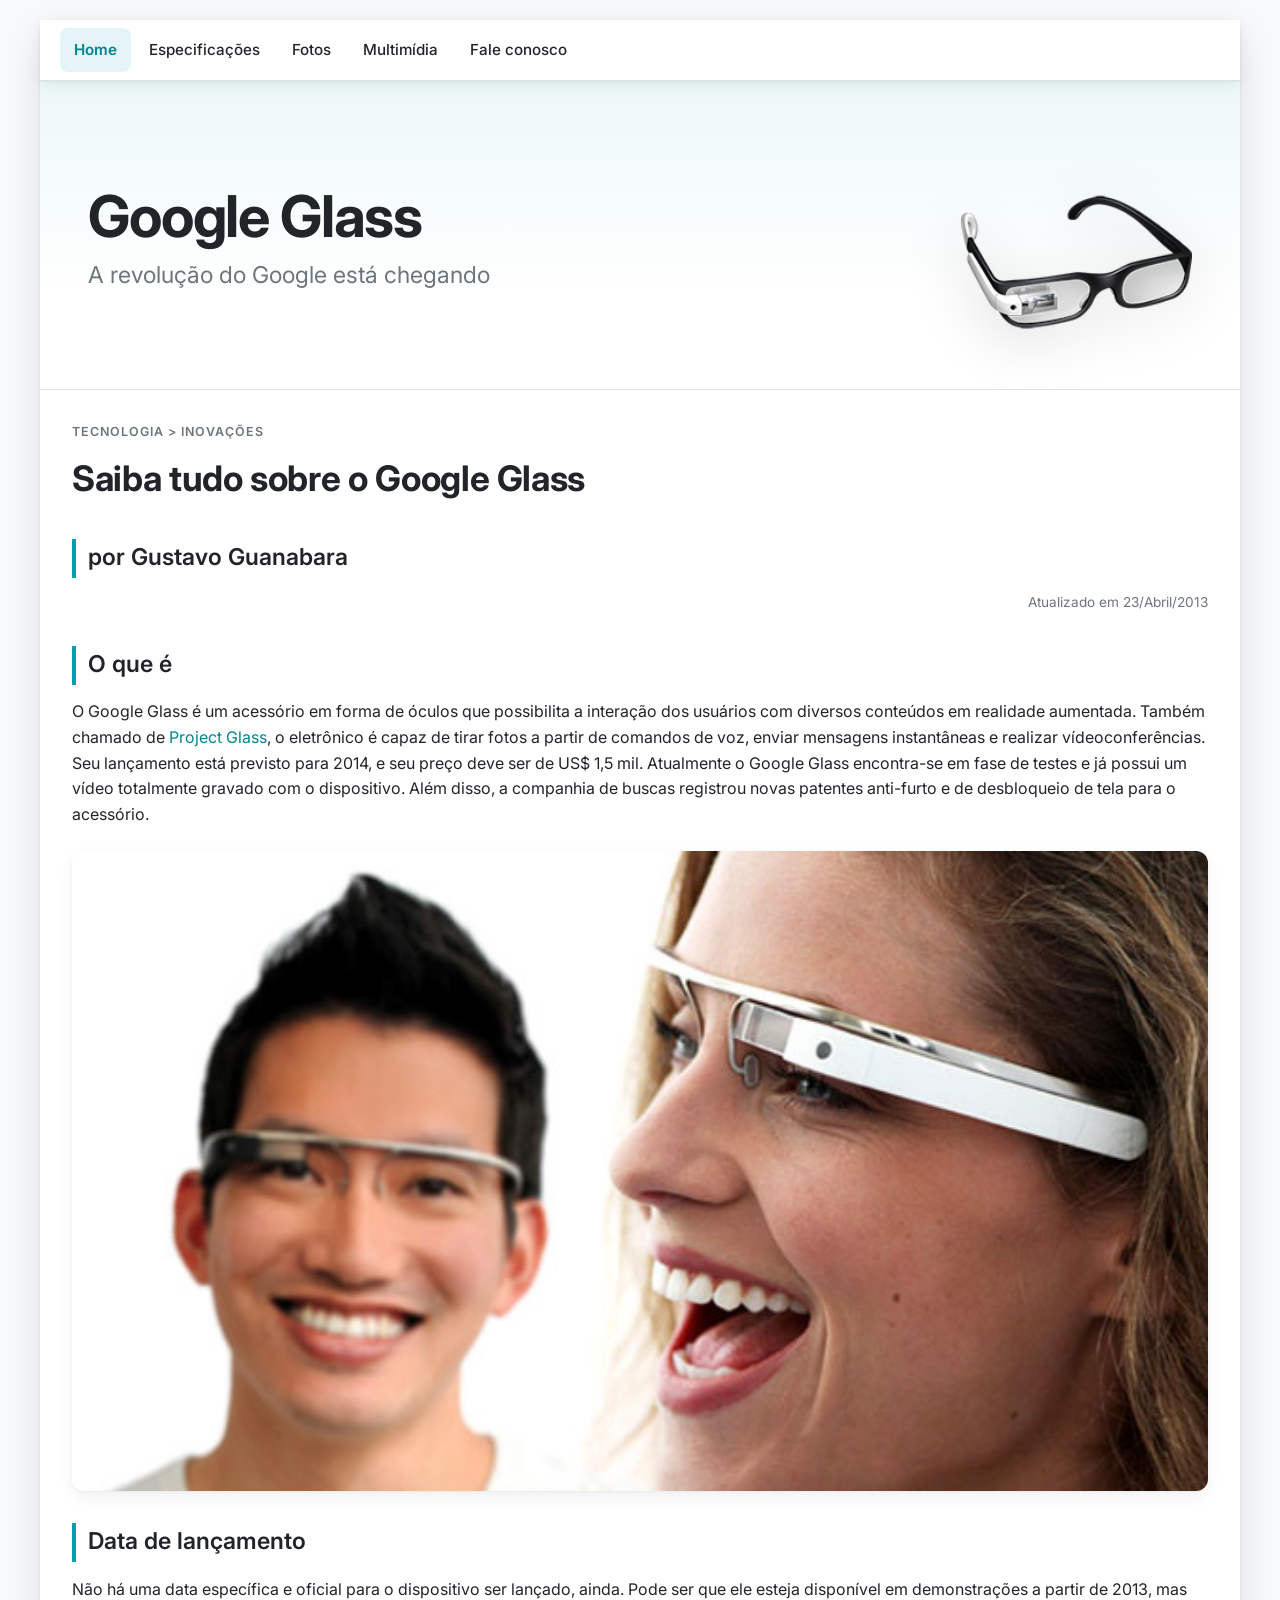
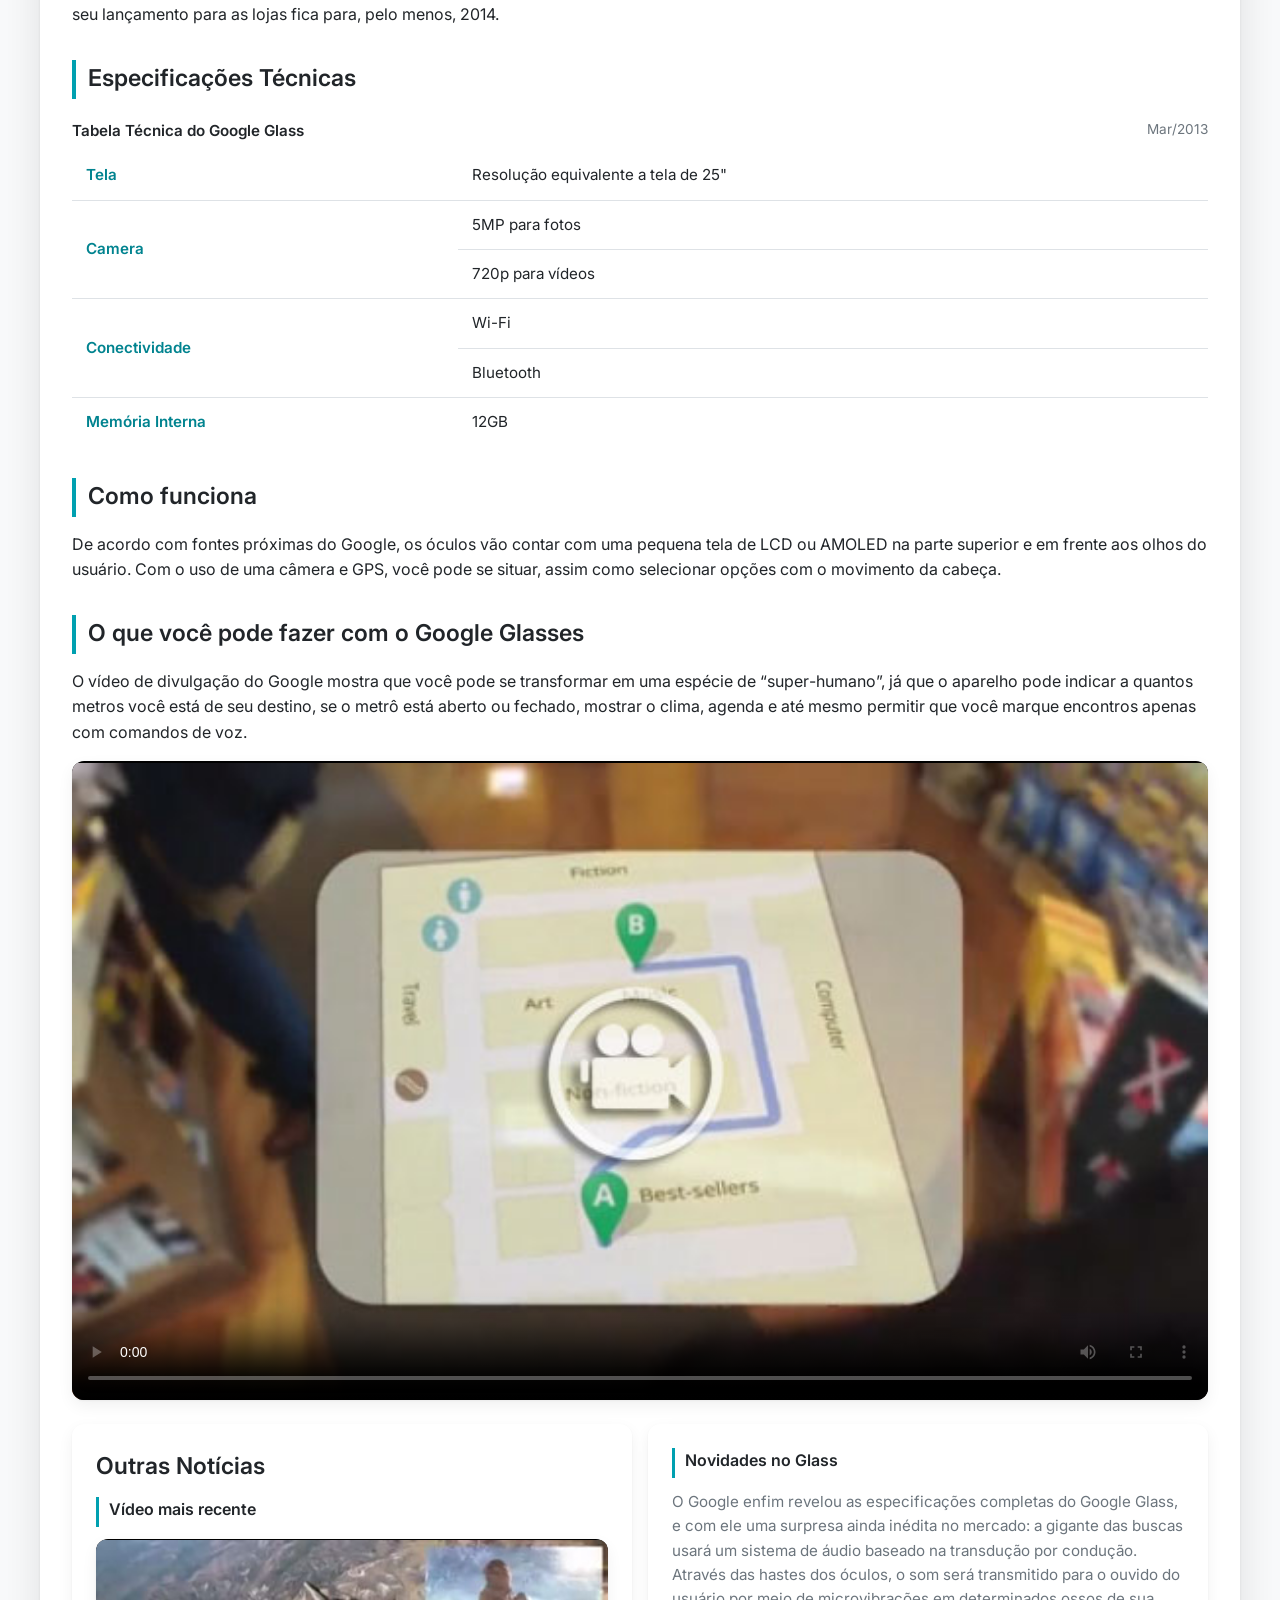
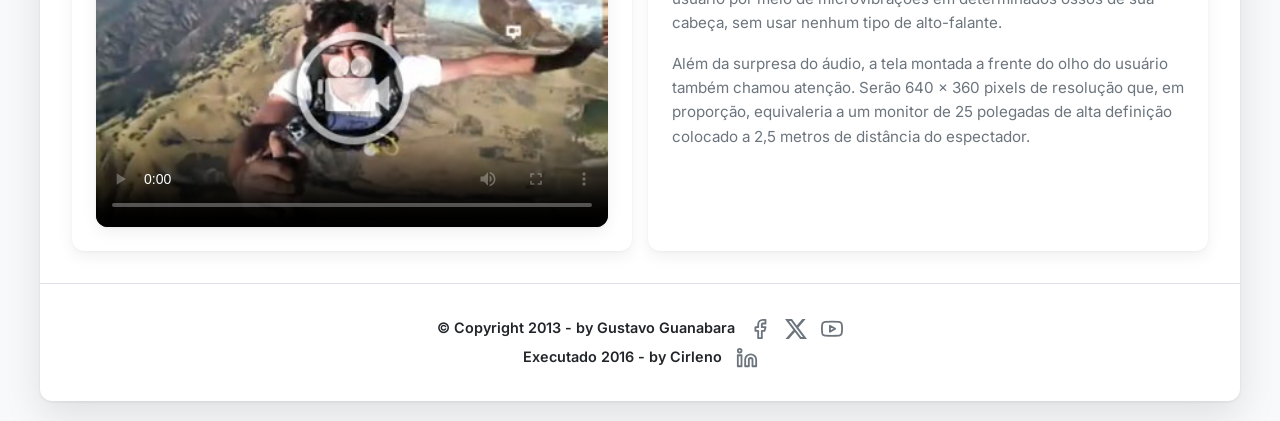
<file: index.html>
<!doctype html>
<html lang="pt-br">

<head>
  <meta charset="utf-8">
  <meta name="viewport" content="width=device-width, initial-scale=1">
  <title>Google Glass — A revolução está chegando</title>
  <link rel="stylesheet" href="_css/style.css">
  <link rel="stylesheet" href="_css/estilo.css">
  <meta name="description" content="Saiba tudo sobre o Google Glass: o que é, especificações técnicas, fotos, vídeos e como o óculos de realidade aumentada do Google funciona.">

  <meta property="og:title" content="Google Glass — A revolução está chegando">
  <meta property="og:type" content="website">
  <meta property="og:url" content="index.html">
  <meta property="og:image" content="_imagens/glass-oculos-preto-peq.png">
  <meta property="og:description" content="Saiba tudo sobre o Google Glass: o que é, especificações técnicas, fotos, vídeos e como o óculos de realidade aumentada do Google funciona.">
  <meta property="og:site_name" content="Google Glass — Projeto Curso em Vídeo">
  <meta property="og:locale" content="pt_BR">
  <meta name="twitter:card" content="summary">

  <link rel="icon" href="favicon.ico" sizes="any">
  <link rel="icon" href="icon.svg" type="image/svg+xml">
  <link rel="apple-touch-icon" href="icon.png">

  <link rel="manifest" href="site.webmanifest">
  <meta name="theme-color" content="#f8f9fa">
  <meta name="theme-color" media="(prefers-color-scheme: dark)" content="#14161a">

  <link rel="preconnect" href="https://fonts.googleapis.com">
  <link rel="preconnect" href="https://fonts.gstatic.com" crossorigin>
  <link rel="stylesheet" href="https://fonts.googleapis.com/css2?family=Inter:wght@400;500;600;700&display=swap">
</head>

<body>
  <a class="skip-link" href="#conteudo">Pular para o conteúdo</a>
  <div id="interface">
			<header id="cabecalho">
				
				<hgroup aria-hidden="true">
					<h1>Google Glass</h1>
					<h2>A revolução do Google está chegando</h2>
				</hgroup>
					<img id="icone" src="_imagens/glass-oculos-preto-peq.png" alt="Imagem pequena do google Glass" width="200" height="121" fetchpriority="high">
			</header>
			
			<main id="conteudo">
			<section id="corpo-full">
				<article id="noticia-principal">
					<header id="cabecalho-artigo">
						<hgroup>
							<h3>Tecnologia > Inovações</h3>
							<h1>Saiba tudo sobre o Google Glass</h1>
							<h2>por Gustavo Guanabara</h2>
							<h3 class='direita'>Atualizado em 23/Abril/2013</h3>
						</hgroup>
					</header>
					
					<h2>O que é</h2>
					<p>O <span>Google Glass</span> é um acessório em forma de óculos que possibilita a interação dos usuários com diversos conteúdos em realidade aumentada. Também chamado de <a href="https://glass.google.com" target="_blank" rel="noopener">Project Glass</a>, o eletrônico é capaz de tirar fotos a partir de comandos de voz, enviar mensagens instantâneas e realizar vídeo&shy;con&shy;ferên&shy;cias. Seu lançamento está previsto para 2014, e seu preço deve ser de US$ 1,5 mil. Atualmente o Google Glass encontra-se em fase de testes e já possui um vídeo totalmente gravado com o dispositivo. Além disso, a companhia de buscas registrou novas patentes anti-furto e de desbloqueio de tela para o acessório.</p>
					
					<figure class="foto-legenda">
						<img src="_imagens/glass-quadro-homem-mulher.jpg" alt="foto ilustrativa com um casal, ambos usando o google glass com uma legenda oculta que diz: uma nova meneira de ver o mundo" width="600" height="338" loading="lazy">
						<figcaption>
							<h3>Google Glass</h3>
							<p>Uma nova maneira de ver o mundo.</p>
						</figcaption>
					</figure>
					
					<h2>Data de lançamento</h2>
					<p>Não há uma data específica e oficial para o dispositivo ser lançado, ainda. Pode ser que ele esteja disponível em demonstrações a partir de 2013, mas seu lançamento para as lojas fica para, pelo menos, 2014.</p>
					
					<h2>Especificações Técnicas</h2>
					
					<table id="tabelaspec">
						<caption> Tabela Técnica do Google Glass <span>Mar/2013</span></caption>
						<tbody>
						<tr><td class="ce">Tela</td><td class="cd">Resolução equivalente a tela de 25"</td></tr>
						<tr><td class="ce" rowspan="2">Camera</td><td class="cd">5MP para fotos</td></tr>
						<tr><td class="cd">720p para vídeos</td></tr>
						<tr><td class="ce" rowspan="2">Conectividade</td><td class="cd">Wi-Fi</td></tr>
						<tr><td class="cd">Bluetooth</td></tr>
						<tr><td class="ce">Memória Interna</td><td class="cd">12GB</td></tr>
						</tbody>
					</table>
					
					<h2>Como funciona</h2>
					<p>De acordo com fontes próximas do Google, os óculos vão contar com uma pequena tela de LCD ou AMOLED na parte superior e em frente aos olhos do usuário. Com o uso de uma câmera e GPS, você pode se situar, assim como selecionar opções com o movimento da cabeça.</p>
					
					<h2>O que você pode fazer com o Google Glasses</h2>
					<p>O vídeo de divulgação do Google mostra que você pode se transformar em uma espécie de “super<wbr>-humano”, já que o aparelho pode indicar a quantos metros você está de seu destino, se o metrô está aberto ou fechado, mostrar o clima, agenda e até mesmo permitir que você marque encontros apenas com comandos de voz.</p>
						
					<video id="dia" controls poster="_imagens/video-mini01.jpg" aria-label="Vídeo de demonstração: um dia com o Google Glass">
						<source src="_media/one-day.mp4" type="video/mp4">
						Desculpe, mas não foi possível carregar o vídeo!
					</video>
				</article>
			</section>
			
			<section id="corpo-noticias">
				<div id="bloco-noticias">
				<section class="card">
					<h1>Outras Notícias</h1>
					<h2>Vídeo mais recente</h2>
					<video id="demo" controls poster="_imagens/video-mini02.jpg" aria-label="Vídeo de demonstração: como é a sensação de usar o Google Glass">
						<source src="_media/how-it-feels.mp4" type="video/mp4">
						Desculpe, mas não foi possível carregar o vídeo!
					</video>
				</section>
				<section class="card">
					<h2>Novidades no Glass</h2>
					<p>O Google enfim revelou as especificações completas do Google Glass, e com ele uma surpresa ainda inédita no mercado: a gigante das buscas usará um sistema de áudio baseado na transdução por condução. Através das hastes dos óculos, o som será transmitido para o ouvido do usuário por meio de microvibrações em determinados ossos de sua cabeça, sem usar nenhum tipo de alto-falante.</p>
					<p>Além da surpresa do áudio, a tela montada a frente do olho do usuário também chamou atenção. Serão 640 x 360 pixels de resolução que, em proporção, equivaleria a um monitor de 25 polegadas de alta definição colocado a 2,5 metros de distância do espectador.</p>
				</section>
				</div>
			</section>
			</main>
            <!-- Footer -->
			<footer id="rodape">
				<p class="creditos"><strong>© Copyright 2013 - by Gustavo Guanabara</strong>
					<span class="redes-sociais">
					<a href="https://www.facebook.com/cursosemvideo" target="_blank" rel="noopener" aria-label="Facebook do Curso em Vídeo"><svg xmlns="http://www.w3.org/2000/svg" width="22" height="22" viewBox="0 0 24 24" fill="none" stroke="currentColor" stroke-width="2" stroke-linecap="round" stroke-linejoin="round" aria-hidden="true"><path d="M18 2h-3a5 5 0 0 0-5 5v3H7v4h3v8h4v-8h3l1-4h-4V7a1 1 0 0 1 1-1h3z"/></svg></a>
					<a href="https://twitter.com/cursosemvideo" target="_blank" rel="noopener" aria-label="X (Twitter) do Curso em Vídeo"><svg xmlns="http://www.w3.org/2000/svg" width="22" height="22" viewBox="0 0 24 24" fill="currentColor" aria-hidden="true"><path d="M18.901 1.153h3.68l-8.04 9.19L24 22.846h-7.406l-5.8-7.584-6.638 7.584H.474l8.6-9.83L0 1.154h7.594l5.243 6.932ZM17.61 20.644h2.039L6.486 3.24H4.298Z"/></svg></a>
					<a href="https://www.youtube.com/channel/UCrWvhVmt0Qac3HgsjQK62FQ" target="_blank" rel="noopener" aria-label="YouTube do Curso em Vídeo"><svg xmlns="http://www.w3.org/2000/svg" width="22" height="22" viewBox="0 0 24 24" fill="none" stroke="currentColor" stroke-width="2" stroke-linecap="round" stroke-linejoin="round" aria-hidden="true"><path d="M22.54 6.42a2.78 2.78 0 0 0-1.94-2C18.88 4 12 4 12 4s-6.88 0-8.6.46a2.78 2.78 0 0 0-1.94 2A29 29 0 0 0 1 11.75a29 29 0 0 0 .46 5.33A2.78 2.78 0 0 0 3.4 19c1.72.46 8.6.46 8.6.46s6.88 0 8.6-.46a2.78 2.78 0 0 0 1.94-2 29 29 0 0 0 .46-5.25 29 29 0 0 0-.46-5.33z"/><path d="M9.75 15.02l5.75-3.27-5.75-3.27z"/></svg></a>
					</span>
				</p>
				<p class="creditos"><strong>Executado 2016 - by Cirleno</strong>
					<span class="redes-sociais">
					<a href="https://br.linkedin.com/in/cirleno" target="_blank" rel="noopener" aria-label="LinkedIn de Cirleno"><svg xmlns="http://www.w3.org/2000/svg" width="22" height="22" viewBox="0 0 24 24" fill="none" stroke="currentColor" stroke-width="2" stroke-linecap="round" stroke-linejoin="round" aria-hidden="true"><path d="M16 8a6 6 0 0 1 6 6v7h-4v-7a2 2 0 0 0-2-2 2 2 0 0 0-2 2v7h-4v-7a6 6 0 0 1 6-6z"/><rect x="2" y="9" width="4" height="12"/><circle cx="4" cy="4" r="2"/></svg></a>
					</span>
				</p>
	          <script src="_javascript/nav.js"></script>
	          <script src="_javascript/funcoes.js"></script>
	        </footer>
		</div>
</body>

</html>
</file>
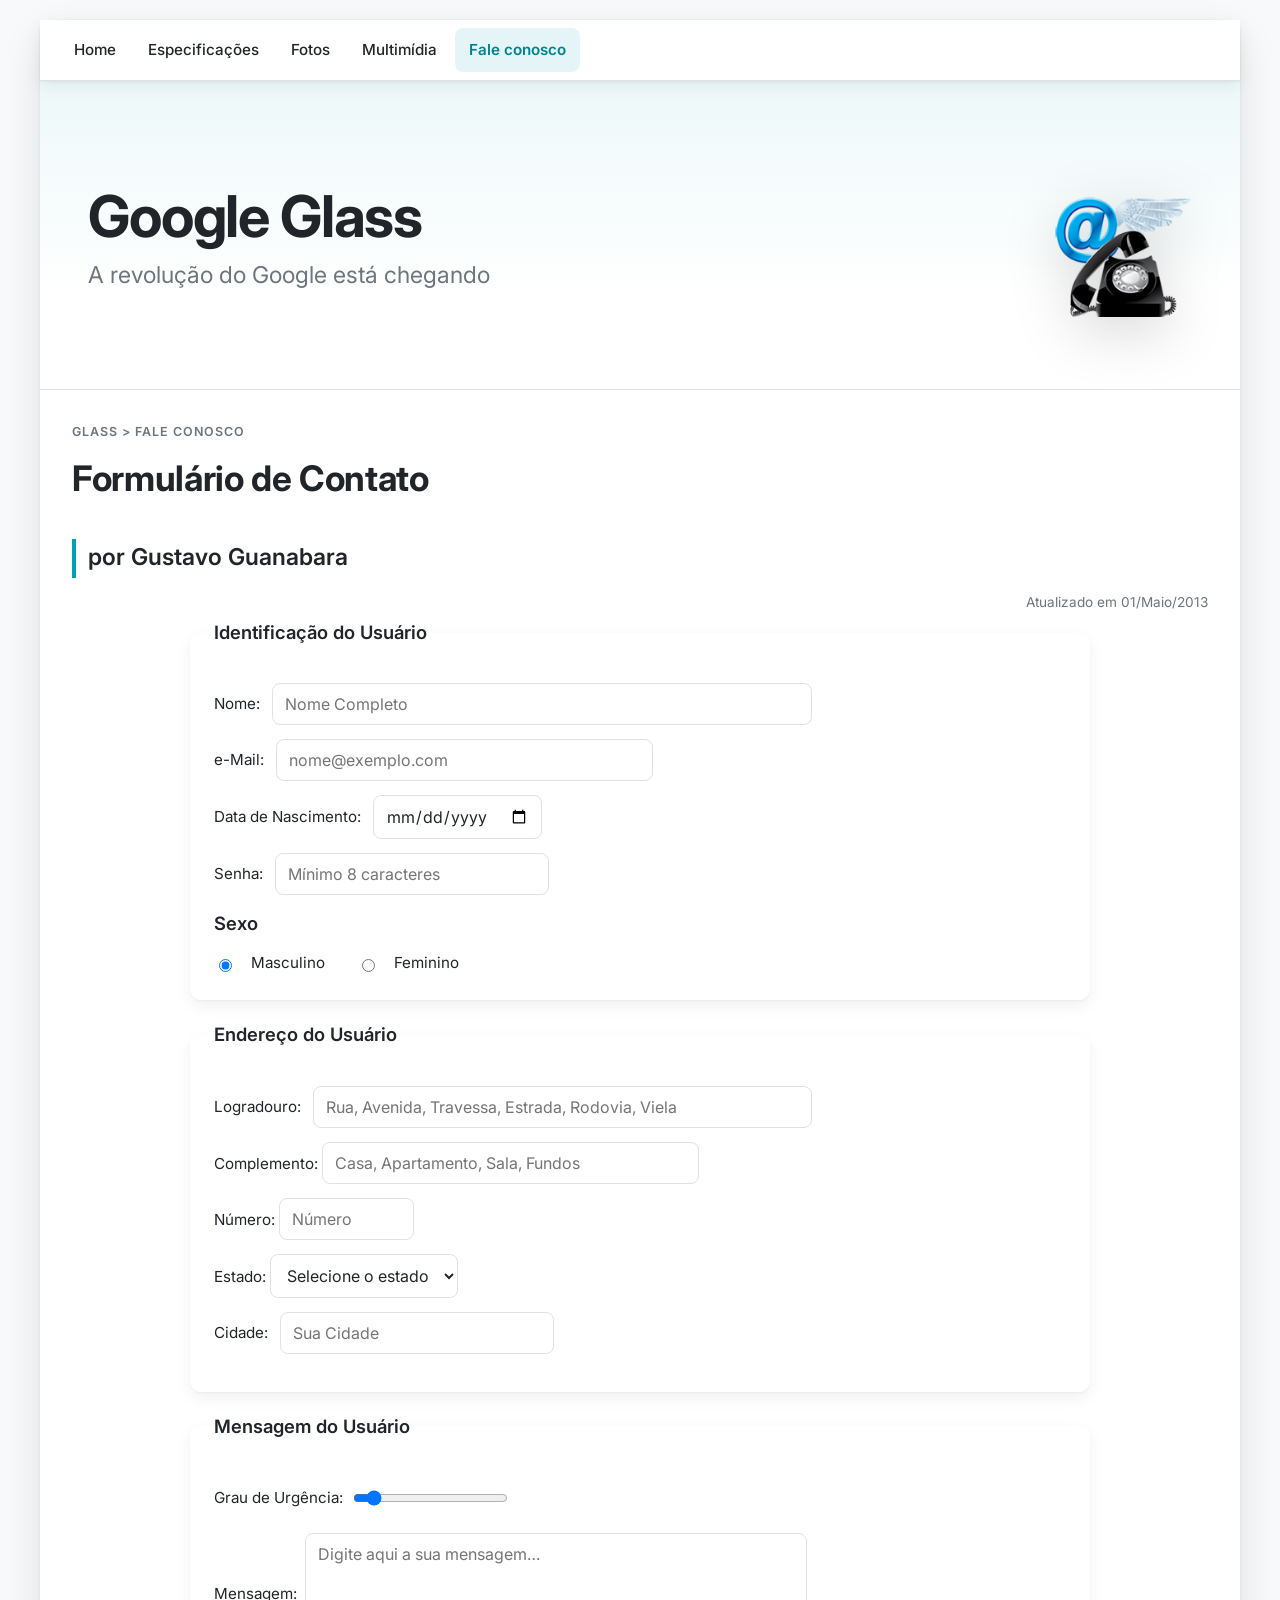
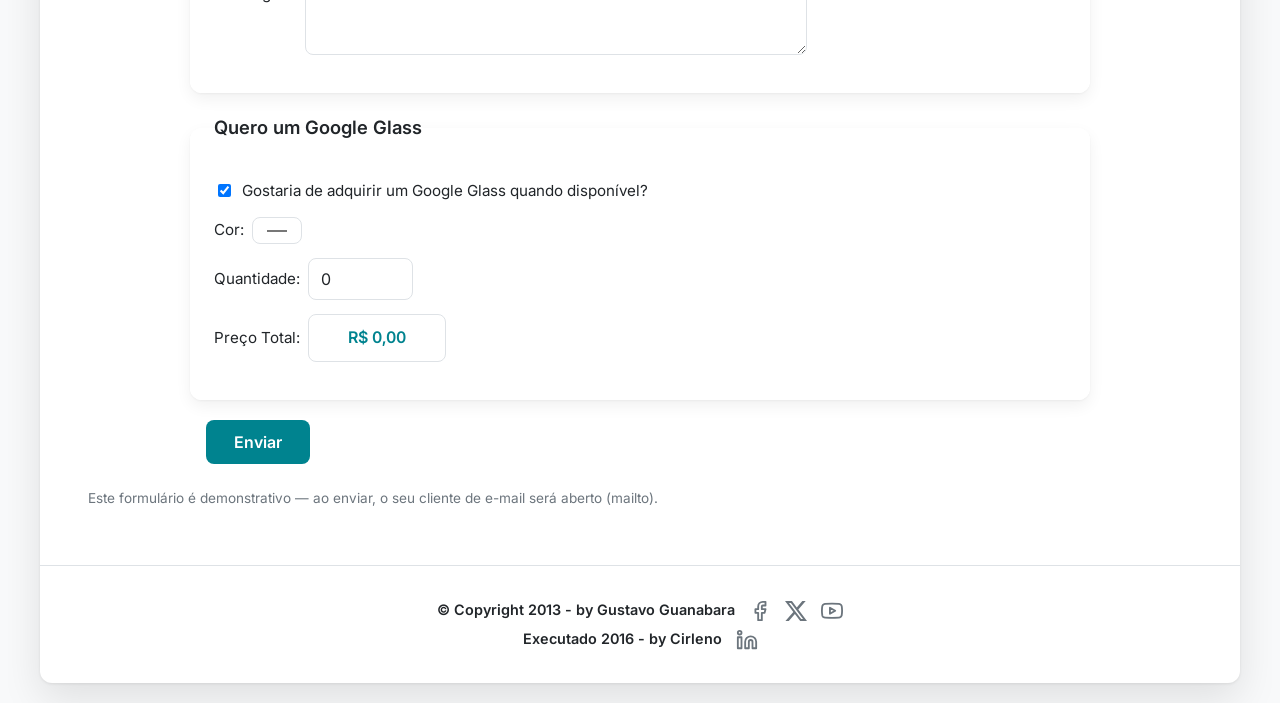
<file: fale-conosco.html>
<!doctype html>
<html lang="pt-br">

<head>
  <meta charset="utf-8">
  <meta name="viewport" content="width=device-width, initial-scale=1">
  <title>Fale Conosco — Google Glass</title>
  <link rel="stylesheet" href="_css/style.css">
  <link rel="stylesheet" href="_css/estilo.css">
  <link rel="stylesheet" href="_css/form.css">
  <meta name="description" content="Fale conosco: envie sua mensagem, tire dúvidas ou adquira um Google Glass quando ele estiver disponível.">

  <meta property="og:title" content="Fale Conosco — Google Glass">
  <meta property="og:type" content="website">
  <meta property="og:url" content="fale-conosco.html">
  <meta property="og:image" content="_imagens/contato.png">
  <meta property="og:description" content="Fale conosco: envie sua mensagem, tire dúvidas ou adquira um Google Glass quando ele estiver disponível.">
  <meta property="og:site_name" content="Google Glass — Projeto Curso em Vídeo">
  <meta property="og:locale" content="pt_BR">
  <meta name="twitter:card" content="summary">

  <link rel="icon" href="favicon.ico" sizes="any">
  <link rel="icon" href="icon.svg" type="image/svg+xml">
  <link rel="apple-touch-icon" href="icon.png">

  <link rel="manifest" href="site.webmanifest">
  <meta name="theme-color" content="#f8f9fa">
  <meta name="theme-color" media="(prefers-color-scheme: dark)" content="#14161a">

  <link rel="preconnect" href="https://fonts.googleapis.com">
  <link rel="preconnect" href="https://fonts.gstatic.com" crossorigin>
  <link rel="stylesheet" href="https://fonts.googleapis.com/css2?family=Inter:wght@400;500;600;700&display=swap">
</head>

<body>
  <a class="skip-link" href="#conteudo">Pular para o conteúdo</a>
  <div id="interface">
			<header id="cabecalho">
				
				<hgroup aria-hidden="true">
					<h1>Google Glass</h1>
					<h2>A revolução do Google está chegando</h2>
				</hgroup>
				
				<img id="icone" src="_imagens/contato.png" alt="Ícone de contato do Google Glass" width="170" height="170" fetchpriority="high"/>
			</header>

			<main id="conteudo">
			<section id="corpo-full">
				<article id="noticia-principal">
					<header id="cabecalho-artigo">
						<hgroup>
							<h3>Glass > Fale Conosco</h3>
							<h1>Formulário de Contato</h1>
							<h2>por Gustavo Guanabara</h2>
							<h3 class='direita'>Atualizado em 01/Maio/2013</h3>
						</hgroup>
					</header>

					<form method="post" id="fcontato" action="mailto:cirleno@yahoo.com.br">
						<fieldset id="usuario">
							<legend>Identificação do Usuário</legend>
						    <p><label for="cnome">Nome:&nbsp</label><input type="text" name="tnome" id="cnome" size="46" maxlength="50" placeholder="Nome Completo" autocomplete="name"/> </p>
						    <p><label for="cemail">e-Mail:&nbsp</label><input type="email" name="temail" id="cemail" inputmode="email" size="30" maxlength="64" placeholder="nome@exemplo.com" autocomplete="email" spellcheck="false"/></p>
						    <p><label for="cnasc">Data de Nascimento:&nbsp</label><input type="date" name="tnasc" id="cnasc" autocomplete="bday"> </p>
						    <p><label for="csenha">Senha:&nbsp</label><input type="password" name="tsenha" id="csenha" placeholder="Mínimo 8 caracteres" autocomplete="off" minlength="8"/> </p>
						    	<fieldset id="sexo">
						    		<legend>Sexo</legend>
						    		<input type="radio" name="tsexo" id="cmasc" checked /> <label for="cmasc">Masculino</label><br>
						        	<input type="radio" name="tsexo" id="cfemi"/> <label for="cfemi">Feminino</label>
						        </fieldset>
						</fieldset>

						<fieldset id="endereco">						
							<legend>Endereço do Usuário</legend>
						    <p><label for="cender">Logradouro:&nbsp</label><input type="text" name="tender" id="cender" size="42" maxlength="80" placeholder="Rua, Avenida, Travessa, Estrada, Rodovia, Viela" required autocomplete="address-line1"></p>	
						    <p><label for="ccomple">Complemento:&nbsp<input type="text" name="tcomple" id="ccomple" size="30" maxlength="35" placeholder="Casa, Apartamento, Sala, Fundos" autocomplete="address-line2"></label></p>
						    <p><label for="cnum">Número:&nbsp<input type="number" name="tnum" id="cnum" inputmode="numeric" min="0" max="99999" required placeholder="Número"></label></p>
				<!--Para formularios de cidades e estados por exemplo, será nescessário programação em PHP-->
						    <p><label for="cest">Estado:&nbsp<select name="testado" id="cest" required autocomplete="address-level1">
						    	<option value="">Selecione o estado</option>
						    	<option value="Rj">Rio de Janeiro</option>
						    	<option value="Sp">São Paulo</option>
						    	<option value="Pr">Paraná</option>
						    	<option value="Sc">Santa Catarina</option>
						    	<option value="Rs">Rio Grande do Sul</option>
						    </select></p>
				<!--Para formularios de cidades e estados por exemplo, será nescessário programação em PHP-->
						    <p><label for="cCid">Cidade:&nbsp</label><input type="text" name="tcid" id="cCid" maxlength="20" placeholder="Sua Cidade" list="cidades" required autocomplete="address-level2"></p>
						    <datalist id="cidades">
						    	<option value="Rio de Janeiro"></option>
						    	<option value="Nova Iguaçu"></option>
						    	<option value="Niterói"></option>
						    	<option value="Curitiba"></option>
						    	<option value="Florianópolis"></option>
						    	<option value="São Paulo"></option>
						    </datalist>
						</fieldset>

						<fieldset id="mensagem">
							<legend>Mensagem do Usuário</legend> 
						    <p><label for="curg">Grau de Urgência:</label>
						    <input type="range" name="turg" id="curg" min="0" max="10" value="0"></p>
						    <p><label for="cmsg">Mensagem:</label>
						    <textarea name="tmsg" id="cmsg" cols="45" rows="5" placeholder="Digite aqui a sua mensagem…"></textarea></p>
						</fieldset>

						<fieldset id="pedido">
							<legend>Quero um Google Glass</legend>
							<p><input type="checkbox" name="tped" id="cped" checked>
						    	<label for="cped">Gostaria de adquirir um Google Glass quando disponível?</label></p>
						    <p><label for="cCor">Cor:</label>
						    	<input type="color" name="tcor" id="cCor" value="#ffffff"></p>
						    <p><label for="cqtd">Quantidade:</label>
						    <input type="number" name="tqtd" id="cqtd" min="0" max="99" value="0"></p>
						    <p><label for="ctot">Preço Total:</label>
						    <output id="ctot" for="cqtd" aria-live="polite">R$ 0,00</output></p>
						</fieldset>

						<button type="submit" name="tenviar">Enviar</button>
					</form>
					<p class="aviso">Este formulário é demonstrativo — ao enviar, o seu cliente de e-mail será aberto (mailto).</p>

				</article>
			</section>
			</main>

			<!-- Footer -->
			<footer id="rodape">
				<p class="creditos"><strong>© Copyright 2013 - by Gustavo Guanabara</strong>
					<span class="redes-sociais">
					<a href="https://www.facebook.com/cursosemvideo" target="_blank" rel="noopener" aria-label="Facebook do Curso em Vídeo"><svg xmlns="http://www.w3.org/2000/svg" width="22" height="22" viewBox="0 0 24 24" fill="none" stroke="currentColor" stroke-width="2" stroke-linecap="round" stroke-linejoin="round" aria-hidden="true"><path d="M18 2h-3a5 5 0 0 0-5 5v3H7v4h3v8h4v-8h3l1-4h-4V7a1 1 0 0 1 1-1h3z"/></svg></a>
					<a href="https://twitter.com/cursosemvideo" target="_blank" rel="noopener" aria-label="X (Twitter) do Curso em Vídeo"><svg xmlns="http://www.w3.org/2000/svg" width="22" height="22" viewBox="0 0 24 24" fill="currentColor" aria-hidden="true"><path d="M18.901 1.153h3.68l-8.04 9.19L24 22.846h-7.406l-5.8-7.584-6.638 7.584H.474l8.6-9.83L0 1.154h7.594l5.243 6.932ZM17.61 20.644h2.039L6.486 3.24H4.298Z"/></svg></a>
					<a href="https://www.youtube.com/channel/UCrWvhVmt0Qac3HgsjQK62FQ" target="_blank" rel="noopener" aria-label="YouTube do Curso em Vídeo"><svg xmlns="http://www.w3.org/2000/svg" width="22" height="22" viewBox="0 0 24 24" fill="none" stroke="currentColor" stroke-width="2" stroke-linecap="round" stroke-linejoin="round" aria-hidden="true"><path d="M22.54 6.42a2.78 2.78 0 0 0-1.94-2C18.88 4 12 4 12 4s-6.88 0-8.6.46a2.78 2.78 0 0 0-1.94 2A29 29 0 0 0 1 11.75a29 29 0 0 0 .46 5.33A2.78 2.78 0 0 0 3.4 19c1.72.46 8.6.46 8.6.46s6.88 0 8.6-.46a2.78 2.78 0 0 0 1.94-2 29 29 0 0 0 .46-5.25 29 29 0 0 0-.46-5.33z"/><path d="M9.75 15.02l5.75-3.27-5.75-3.27z"/></svg></a>
					</span>
				</p>
				<p class="creditos"><strong>Executado 2016 - by Cirleno</strong>
					<span class="redes-sociais">
					<a href="https://br.linkedin.com/in/cirleno" target="_blank" rel="noopener" aria-label="LinkedIn de Cirleno"><svg xmlns="http://www.w3.org/2000/svg" width="22" height="22" viewBox="0 0 24 24" fill="none" stroke="currentColor" stroke-width="2" stroke-linecap="round" stroke-linejoin="round" aria-hidden="true"><path d="M16 8a6 6 0 0 1 6 6v7h-4v-7a2 2 0 0 0-2-2 2 2 0 0 0-2 2v7h-4v-7a6 6 0 0 1 6-6z"/><rect x="2" y="9" width="4" height="12"/><circle cx="4" cy="4" r="2"/></svg></a>
					</span>
				</p>
	          <script src="_javascript/nav.js"></script>
	          <script src="_javascript/funcoes.js"></script>
	        </footer> <!-- End of Footer-->
		</div>
</body>

</html>
</file>
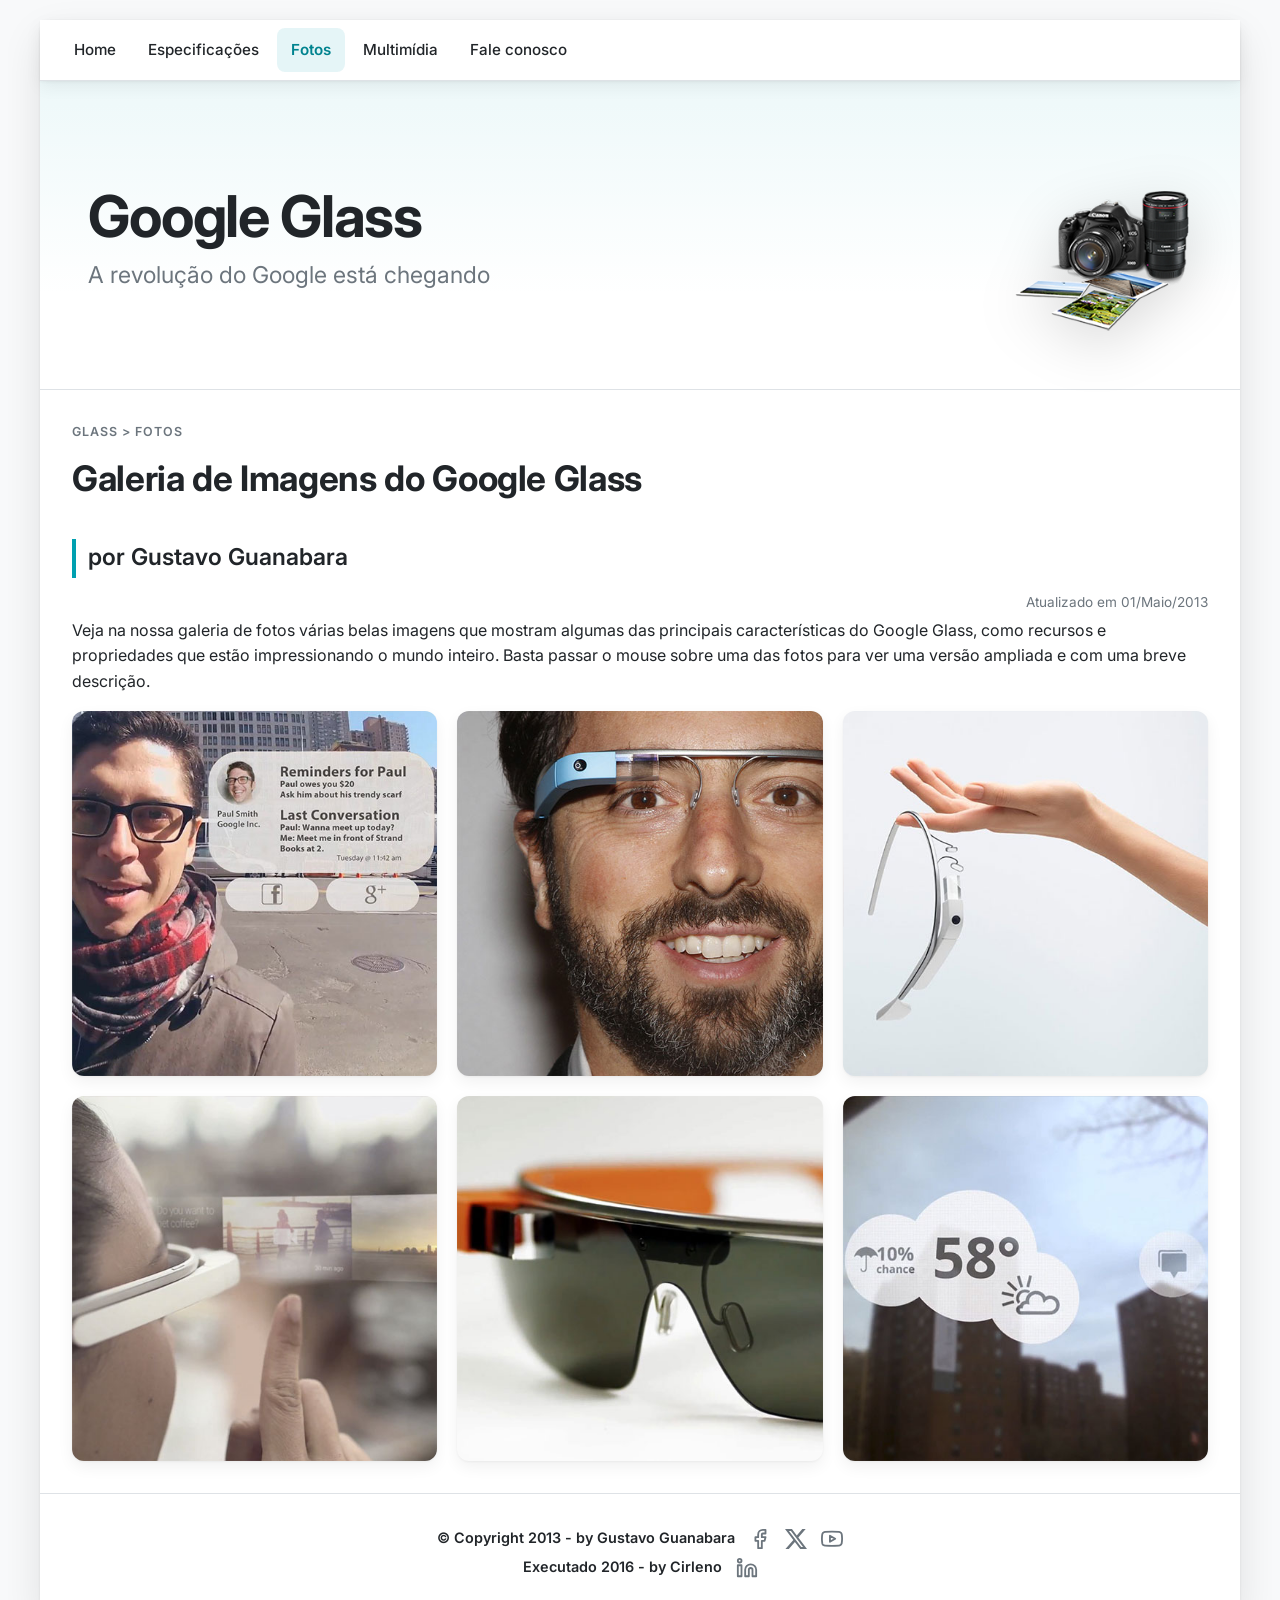
<file: fotos.html>
<!doctype html>
<html lang="pt-br">

<head>
  <meta charset="utf-8">
  <meta name="viewport" content="width=device-width, initial-scale=1">
  <title>Fotos — Google Glass</title>
  <link rel="stylesheet" href="_css/style.css">
  <link rel="stylesheet" href="_css/estilo.css">
  <link rel="stylesheet" href="_css/fotos.css">
  <meta name="description" content="Galeria de imagens do Google Glass: fotos que mostram as características e propriedades do óculos de realidade aumentada.">

  <meta property="og:title" content="Fotos — Google Glass">
  <meta property="og:type" content="website">
  <meta property="og:url" content="fotos.html">
  <meta property="og:image" content="_imagens/fotos.png">
  <meta property="og:description" content="Galeria de imagens do Google Glass: fotos que mostram as características e propriedades do óculos de realidade aumentada.">
  <meta property="og:site_name" content="Google Glass — Projeto Curso em Vídeo">
  <meta property="og:locale" content="pt_BR">
  <meta name="twitter:card" content="summary">

  <link rel="icon" href="favicon.ico" sizes="any">
  <link rel="icon" href="icon.svg" type="image/svg+xml">
  <link rel="apple-touch-icon" href="icon.png">

  <link rel="manifest" href="site.webmanifest">
  <meta name="theme-color" content="#f8f9fa">
  <meta name="theme-color" media="(prefers-color-scheme: dark)" content="#14161a">

  <link rel="preconnect" href="https://fonts.googleapis.com">
  <link rel="preconnect" href="https://fonts.gstatic.com" crossorigin>
  <link rel="stylesheet" href="https://fonts.googleapis.com/css2?family=Inter:wght@400;500;600;700&display=swap">
</head>

<body>
  <a class="skip-link" href="#conteudo">Pular para o conteúdo</a>
  <div id="interface">
			<header id="cabecalho">
				
				<hgroup aria-hidden="true">
					<h1>Google Glass</h1>
					<h2>A revolução do Google está chegando</h2>
				</hgroup>
					<img id="icone" src="_imagens/fotos.png" alt="Óculos do Google Glass sendo fotografado" width="215" height="170" fetchpriority="high">
			</header>

			<main id="conteudo">
			<section id="corpo-full">
				<article id="noticia-principal">
					<header id="cabecalho-artigo">
						<hgroup>
							<h3>Glass > Fotos</h3>
							<h1>Galeria de Imagens do Google Glass</h1>
							<h2>por Gustavo Guanabara</h2>
							<h3 class='direita'>Atualizado em 01/Maio/2013</h3>
						</hgroup>
					</header>
			
					<p>Veja na nossa galeria de fotos várias belas imagens que mostram algumas das principais características do Google Glass, como recursos e propriedades que estão impressionando o mundo inteiro. Basta passar o mouse sobre uma das fotos para ver uma versão ampliada e com uma breve descrição.</p>

					<ul id="album-fotos">
						<li id="foto01" tabindex="0"><span>Agenda e lembretes</span></li>
						<li id="foto02" tabindex="0"><span>Sergey Brin usando o Glass</span></li>
						<li id="foto03" tabindex="0"><span>Leve e compacto</span></li>
						<li id="foto04" tabindex="0"><span>Sensação de uma tela de 50"</span></li>
						<li id="foto05" tabindex="0"><span>Vários tipos de lente</span></li>
						<li id="foto06" tabindex="0"><span>Informações importantes</span></li>
					</ul>
				</article>
			</section>
			</main>
			<!-- Footer -->
			<footer id="rodape">
				<p class="creditos"><strong>© Copyright 2013 - by Gustavo Guanabara</strong>
					<span class="redes-sociais">
					<a href="https://www.facebook.com/cursosemvideo" target="_blank" rel="noopener" aria-label="Facebook do Curso em Vídeo"><svg xmlns="http://www.w3.org/2000/svg" width="22" height="22" viewBox="0 0 24 24" fill="none" stroke="currentColor" stroke-width="2" stroke-linecap="round" stroke-linejoin="round" aria-hidden="true"><path d="M18 2h-3a5 5 0 0 0-5 5v3H7v4h3v8h4v-8h3l1-4h-4V7a1 1 0 0 1 1-1h3z"/></svg></a>
					<a href="https://twitter.com/cursosemvideo" target="_blank" rel="noopener" aria-label="X (Twitter) do Curso em Vídeo"><svg xmlns="http://www.w3.org/2000/svg" width="22" height="22" viewBox="0 0 24 24" fill="currentColor" aria-hidden="true"><path d="M18.901 1.153h3.68l-8.04 9.19L24 22.846h-7.406l-5.8-7.584-6.638 7.584H.474l8.6-9.83L0 1.154h7.594l5.243 6.932ZM17.61 20.644h2.039L6.486 3.24H4.298Z"/></svg></a>
					<a href="https://www.youtube.com/channel/UCrWvhVmt0Qac3HgsjQK62FQ" target="_blank" rel="noopener" aria-label="YouTube do Curso em Vídeo"><svg xmlns="http://www.w3.org/2000/svg" width="22" height="22" viewBox="0 0 24 24" fill="none" stroke="currentColor" stroke-width="2" stroke-linecap="round" stroke-linejoin="round" aria-hidden="true"><path d="M22.54 6.42a2.78 2.78 0 0 0-1.94-2C18.88 4 12 4 12 4s-6.88 0-8.6.46a2.78 2.78 0 0 0-1.94 2A29 29 0 0 0 1 11.75a29 29 0 0 0 .46 5.33A2.78 2.78 0 0 0 3.4 19c1.72.46 8.6.46 8.6.46s6.88 0 8.6-.46a2.78 2.78 0 0 0 1.94-2 29 29 0 0 0 .46-5.25 29 29 0 0 0-.46-5.33z"/><path d="M9.75 15.02l5.75-3.27-5.75-3.27z"/></svg></a>
					</span>
				</p>
				<p class="creditos"><strong>Executado 2016 - by Cirleno</strong>
					<span class="redes-sociais">
					<a href="https://br.linkedin.com/in/cirleno" target="_blank" rel="noopener" aria-label="LinkedIn de Cirleno"><svg xmlns="http://www.w3.org/2000/svg" width="22" height="22" viewBox="0 0 24 24" fill="none" stroke="currentColor" stroke-width="2" stroke-linecap="round" stroke-linejoin="round" aria-hidden="true"><path d="M16 8a6 6 0 0 1 6 6v7h-4v-7a2 2 0 0 0-2-2 2 2 0 0 0-2 2v7h-4v-7a6 6 0 0 1 6-6z"/><rect x="2" y="9" width="4" height="12"/><circle cx="4" cy="4" r="2"/></svg></a>
					</span>
				</p>
	          <script src="_javascript/nav.js"></script>
	          <script src="_javascript/funcoes.js"></script>
	        </footer> <!-- End of Footer-->
		</div>
</body>

</html>
</file>
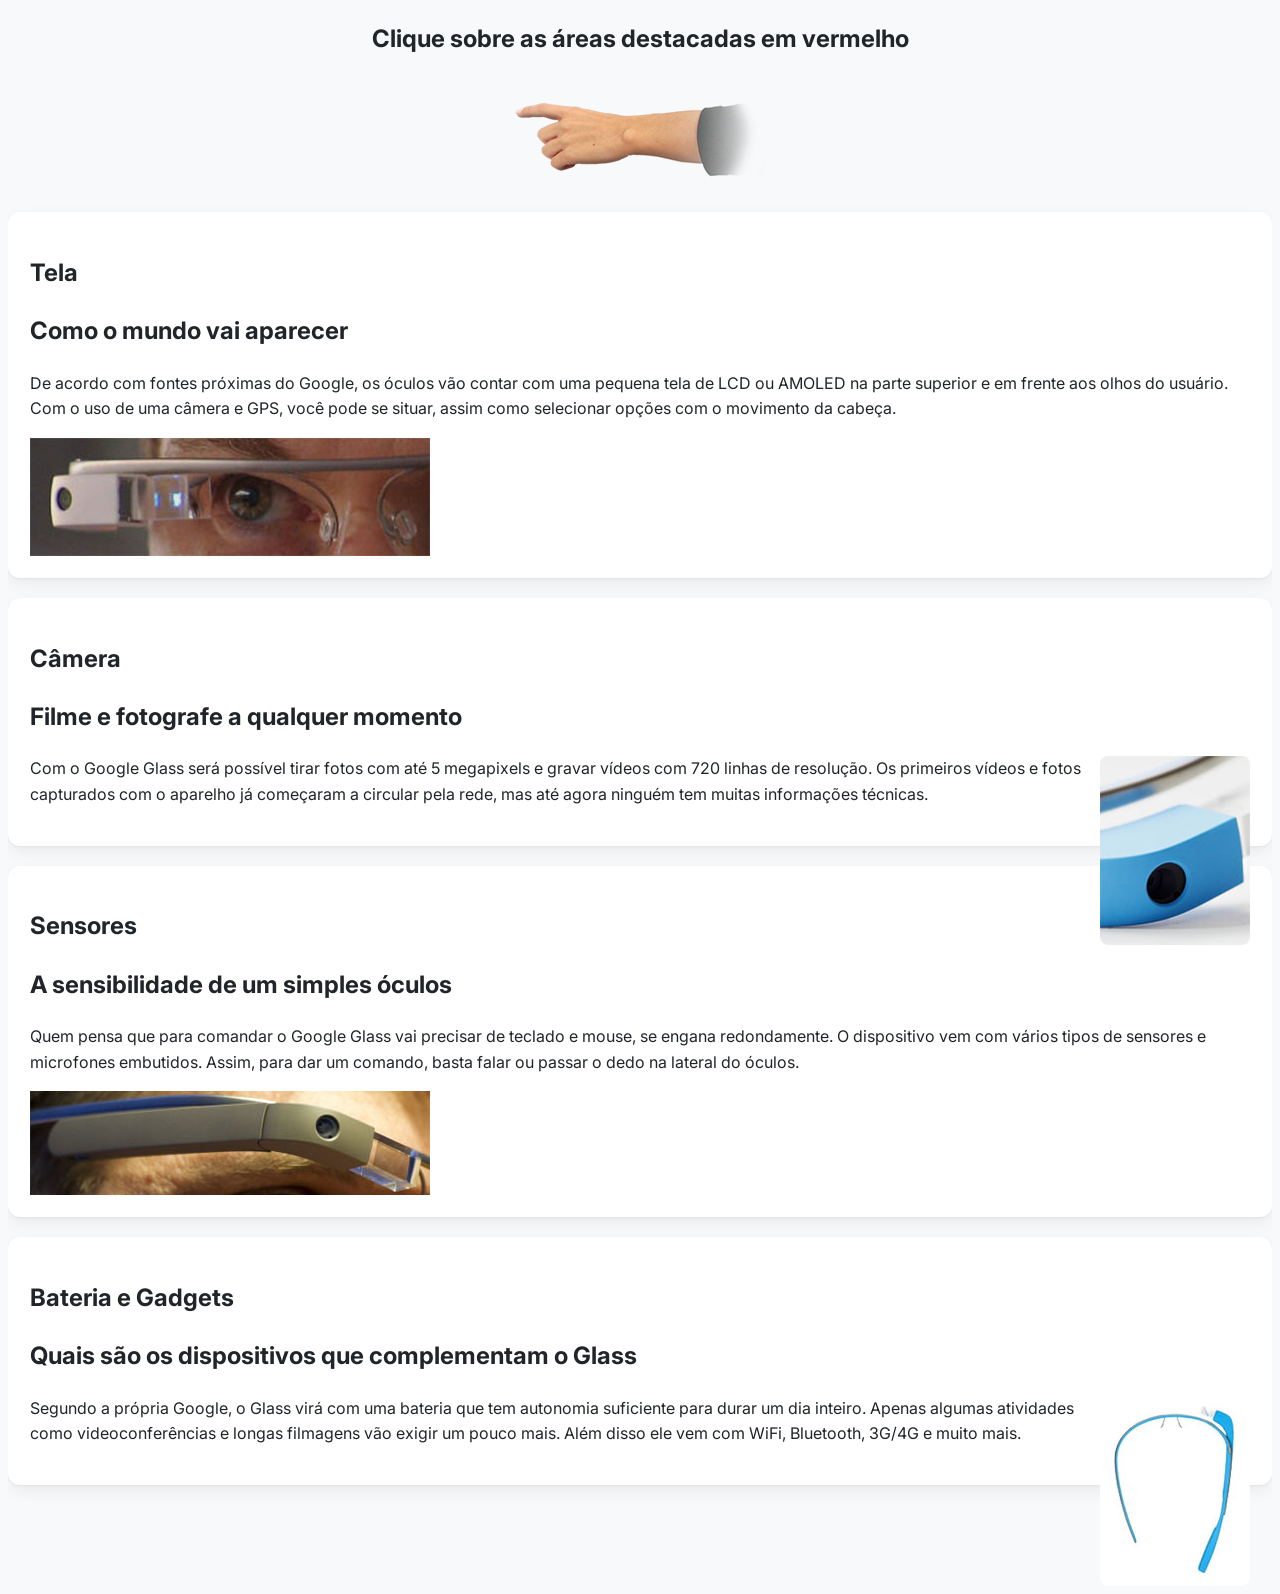
<file: google-glass.html>
<!doctype html>
<html lang="pt-br">

<head>
  <meta charset="utf-8">
  <meta name="viewport" content="width=device-width, initial-scale=1">
  <title>Google Glass — Detalhes do aparelho</title>
  <link rel="stylesheet" href="_css/style.css">
  <link rel="stylesheet" href="_css/estilo.css">
  <link rel="stylesheet" href="_css/specs.css">
  <meta name="description" content="Detalhes do Google Glass: tela, câmera, sensores e bateria do óculos de realidade aumentada do Google.">

  <meta property="og:title" content="Google Glass — Detalhes do aparelho">
  <meta property="og:type" content="website">
  <meta property="og:url" content="google-glass.html">
  <meta property="og:image" content="_imagens/glass-esquema-marcado.jpg">
  <meta property="og:description" content="Detalhes do Google Glass: tela, câmera, sensores e bateria do óculos de realidade aumentada do Google.">
  <meta property="og:site_name" content="Google Glass — Projeto Curso em Vídeo">
  <meta property="og:locale" content="pt_BR">
  <meta name="twitter:card" content="summary">

  <link rel="icon" href="favicon.ico" sizes="any">
  <link rel="icon" href="icon.svg" type="image/svg+xml">
  <link rel="apple-touch-icon" href="icon.png">

  <link rel="manifest" href="site.webmanifest">
  <meta name="theme-color" content="#f8f9fa">
  <meta name="theme-color" media="(prefers-color-scheme: dark)" content="#14161a">

  <link rel="preconnect" href="https://fonts.googleapis.com">
  <link rel="preconnect" href="https://fonts.gstatic.com" crossorigin>
  <link rel="stylesheet" href="https://fonts.googleapis.com/css2?family=Inter:wght@400;500;600;700&display=swap">
</head>

<body>
  <article id="topo">
			<header>
				<h2>Clique sobre as áreas destacadas em vermelho</h2>
			</header>
			<img src="_imagens/mao.png" alt="Mão apontando para a esquerda, aonde se encontra a imagem descrevendo as partes do google glass" width="250" height="114" loading="lazy">
		</article>

		<article id="tela">
			<header>
				<h1>Tela</h1>
				<h2>Como o mundo vai aparecer</h2>
			</header>
				<p>De acordo com fontes próximas do Google, os óculos vão contar com uma pequena tela de LCD ou AMOLED na parte superior e em frente aos olhos do usuário. Com o uso de uma câmera e GPS, você pode se situar, assim como selecionar opções com o movimento da cabeça.</p>
			<img src="_imagens/det-tela.jpg" alt="Tela do google glass, equivalente uma tela de 50 polegadas" width="400" height="118" loading="lazy">
		</article>

		<article id="camera">
			<header>
				<h1>Câmera</h1>
				<h2>Filme e fotografe a qualquer momento</h2>
			</header>
			<img src="_imagens/det-camera.jpg" class="img-dir" alt="Camera do google glass" width="150" height="189" loading="lazy">
				<p>Com o Google Glass será possível tirar fotos com até 5 megapixels e gravar vídeos com 720 linhas de resolução. Os primeiros vídeos e fotos capturados com o aparelho já começaram a circular pela rede, mas até agora ninguém tem muitas informações técnicas.</p>
		</article>
		
		<article id="sensores">
			<header>
				<h1>Sensores</h1>
				<h2>A sensibilidade de um simples óculos</h2>
			</header>
				<p>Quem pensa que para comandar o Google Glass vai precisar de teclado e mouse, se engana redondamente. O dispositivo vem com vários tipos de sensores e microfones embutidos. Assim, para dar um comando, basta falar ou passar o dedo na lateral do óculos.</p>
			<img src="_imagens/det-touch.jpg" alt="Sensores do google glass" width="400" height="104" loading="lazy">
		</article>

		<article id="bateria">
			<header>
				<h1>Bateria e Gadgets</h1>
				<h2>Quais são os dispositivos que complementam o Glass</h2>
			</header>
			<img src="_imagens/det-bateria.jpg" class="img-dir" alt="Bateria e gadgets do google glass" width="150" height="190" loading="lazy">
				<p>Segundo a própria Google, o Glass virá com uma bateria que tem autonomia suficiente para durar um dia inteiro. Apenas algumas atividades como videoconferências e longas filmagens vão exigir um pouco mais. Além disso ele vem com WiFi, Bluetooth, 3G/4G e muito mais.</p>
		</article>
</body>

</html>
</file>
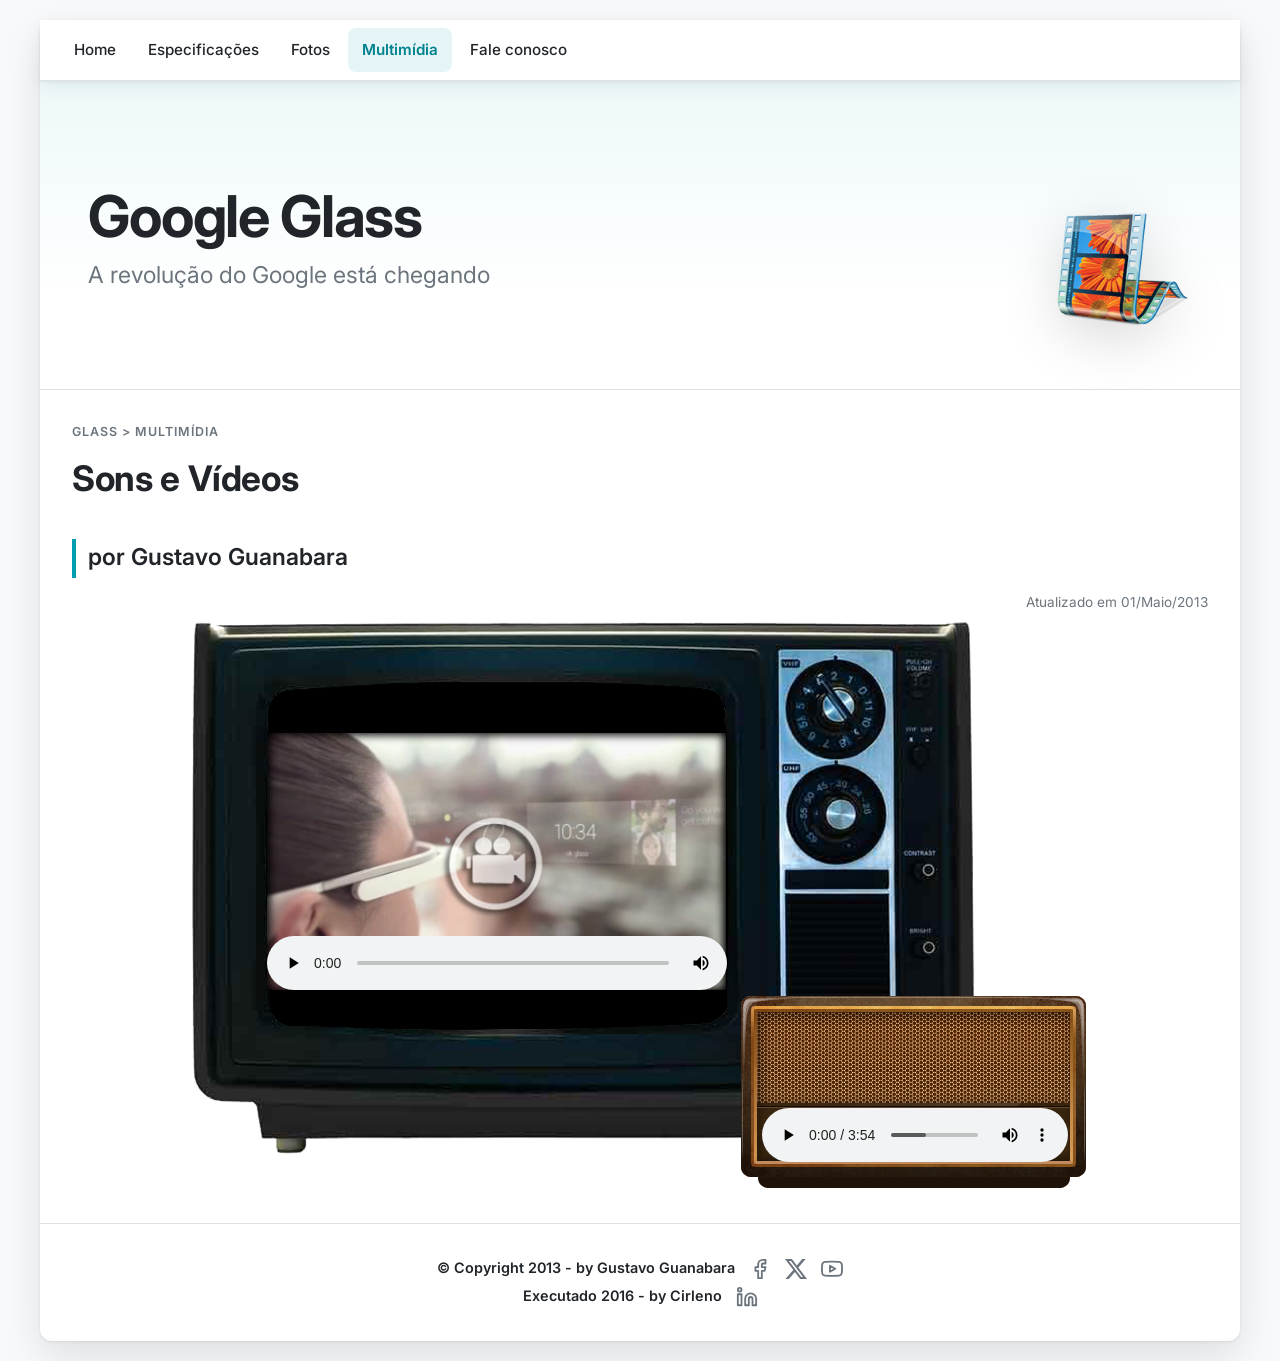
<file: multimidia.html>
<!doctype html>
<html lang="pt-br">

<head>
  <meta charset="utf-8">
  <meta name="viewport" content="width=device-width, initial-scale=1">
  <title>Multimídia — Google Glass</title>
  <link rel="stylesheet" href="_css/style.css">
  <link rel="stylesheet" href="_css/estilo.css">
  <link rel="stylesheet" href="_css/media.css">
  <meta name="description" content="Sons e vídeos do Google Glass: ouça a música e assista ao vídeo de demonstração do óculos de realidade aumentada do Google.">

  <meta property="og:title" content="Multimídia — Google Glass">
  <meta property="og:type" content="website">
  <meta property="og:url" content="multimidia.html">
  <meta property="og:image" content="_imagens/multimidia.png">
  <meta property="og:description" content="Sons e vídeos do Google Glass: ouça a música e assista ao vídeo de demonstração do óculos de realidade aumentada do Google.">
  <meta property="og:site_name" content="Google Glass — Projeto Curso em Vídeo">
  <meta property="og:locale" content="pt_BR">
  <meta name="twitter:card" content="summary">

  <link rel="icon" href="favicon.ico" sizes="any">
  <link rel="icon" href="icon.svg" type="image/svg+xml">
  <link rel="apple-touch-icon" href="icon.png">

  <link rel="manifest" href="site.webmanifest">
  <meta name="theme-color" content="#f8f9fa">
  <meta name="theme-color" media="(prefers-color-scheme: dark)" content="#14161a">

  <link rel="preconnect" href="https://fonts.googleapis.com">
  <link rel="preconnect" href="https://fonts.gstatic.com" crossorigin>
  <link rel="stylesheet" href="https://fonts.googleapis.com/css2?family=Inter:wght@400;500;600;700&display=swap">
</head>

<body>
  <a class="skip-link" href="#conteudo">Pular para o conteúdo</a>
  <div id="interface">
			<header id="cabecalho">
				
				<hgroup aria-hidden="true">
					<h1>Google Glass</h1>
					<h2>A revolução do Google está chegando</h2>
				</hgroup>
				
				<img id="icone" src="_imagens/multimidia.png" alt="Ícone de reprodução de mídia do Google Glass" width="181" height="181" fetchpriority="high">
			</header>

			<main id="conteudo">
			<section id="corpo-full">
				<article id="noticia-principal">
					<header id="cabecalho-artigo">
						<hgroup>
							<h3>Glass > Multimídia</h3>
							<h1>Sons e Vídeos</h1>
							<h2>por Gustavo Guanabara</h2>
							<h3 class='direita'>Atualizado em 01/Maio/2013</h3>
						</hgroup>
					</header>	
					
					<div id="tv-radio">
						<audio id="musica" controls aria-label="Áudio: Lovers Carvings, de Bibio">
							<source src="_media/2009-lovers-carvings-bibio.mp3" type="audio/mpeg"/>
							<source src="_media/2009-lovers-carvings-bibio.ogg" type="audio/ogg"/>
							<source src="_media/2009-lovers-carvings-bibio.m4a" type="audio/m4a"/>
							Desculpe, mas não foi possível carregar o áudio!
						</audio>

						<video id="filme" controls poster="_imagens/video-mini03.jpg" aria-label="Vídeo: primeiros passos com o Google Glass">
							<source src="_media/getting-started.mp4" type="video/mp4"/>
							<source src="_media/getting-started.ogv" type="video/ogg"/>
							<source src="_media/getting-started.webm" type="video/webm"/>
							Desculpe, mas não foi possível carregar o vídeo!
						</video>
					</div>	

				</article>
			</section>
			</main>
			<!-- Footer -->
			<footer id="rodape">
				<p class="creditos"><strong>© Copyright 2013 - by Gustavo Guanabara</strong>
					<span class="redes-sociais">
					<a href="https://www.facebook.com/cursosemvideo" target="_blank" rel="noopener" aria-label="Facebook do Curso em Vídeo"><svg xmlns="http://www.w3.org/2000/svg" width="22" height="22" viewBox="0 0 24 24" fill="none" stroke="currentColor" stroke-width="2" stroke-linecap="round" stroke-linejoin="round" aria-hidden="true"><path d="M18 2h-3a5 5 0 0 0-5 5v3H7v4h3v8h4v-8h3l1-4h-4V7a1 1 0 0 1 1-1h3z"/></svg></a>
					<a href="https://twitter.com/cursosemvideo" target="_blank" rel="noopener" aria-label="X (Twitter) do Curso em Vídeo"><svg xmlns="http://www.w3.org/2000/svg" width="22" height="22" viewBox="0 0 24 24" fill="currentColor" aria-hidden="true"><path d="M18.901 1.153h3.68l-8.04 9.19L24 22.846h-7.406l-5.8-7.584-6.638 7.584H.474l8.6-9.83L0 1.154h7.594l5.243 6.932ZM17.61 20.644h2.039L6.486 3.24H4.298Z"/></svg></a>
					<a href="https://www.youtube.com/channel/UCrWvhVmt0Qac3HgsjQK62FQ" target="_blank" rel="noopener" aria-label="YouTube do Curso em Vídeo"><svg xmlns="http://www.w3.org/2000/svg" width="22" height="22" viewBox="0 0 24 24" fill="none" stroke="currentColor" stroke-width="2" stroke-linecap="round" stroke-linejoin="round" aria-hidden="true"><path d="M22.54 6.42a2.78 2.78 0 0 0-1.94-2C18.88 4 12 4 12 4s-6.88 0-8.6.46a2.78 2.78 0 0 0-1.94 2A29 29 0 0 0 1 11.75a29 29 0 0 0 .46 5.33A2.78 2.78 0 0 0 3.4 19c1.72.46 8.6.46 8.6.46s6.88 0 8.6-.46a2.78 2.78 0 0 0 1.94-2 29 29 0 0 0 .46-5.25 29 29 0 0 0-.46-5.33z"/><path d="M9.75 15.02l5.75-3.27-5.75-3.27z"/></svg></a>
					</span>
				</p>
				<p class="creditos"><strong>Executado 2016 - by Cirleno</strong>
					<span class="redes-sociais">
					<a href="https://br.linkedin.com/in/cirleno" target="_blank" rel="noopener" aria-label="LinkedIn de Cirleno"><svg xmlns="http://www.w3.org/2000/svg" width="22" height="22" viewBox="0 0 24 24" fill="none" stroke="currentColor" stroke-width="2" stroke-linecap="round" stroke-linejoin="round" aria-hidden="true"><path d="M16 8a6 6 0 0 1 6 6v7h-4v-7a2 2 0 0 0-2-2 2 2 0 0 0-2 2v7h-4v-7a6 6 0 0 1 6-6z"/><rect x="2" y="9" width="4" height="12"/><circle cx="4" cy="4" r="2"/></svg></a>
					</span>
				</p>
	          <script src="_javascript/nav.js"></script>
	          <script src="_javascript/funcoes.js"></script>
	        </footer> <!-- End of Footer-->
		</div>
</body>

</html>
</file>
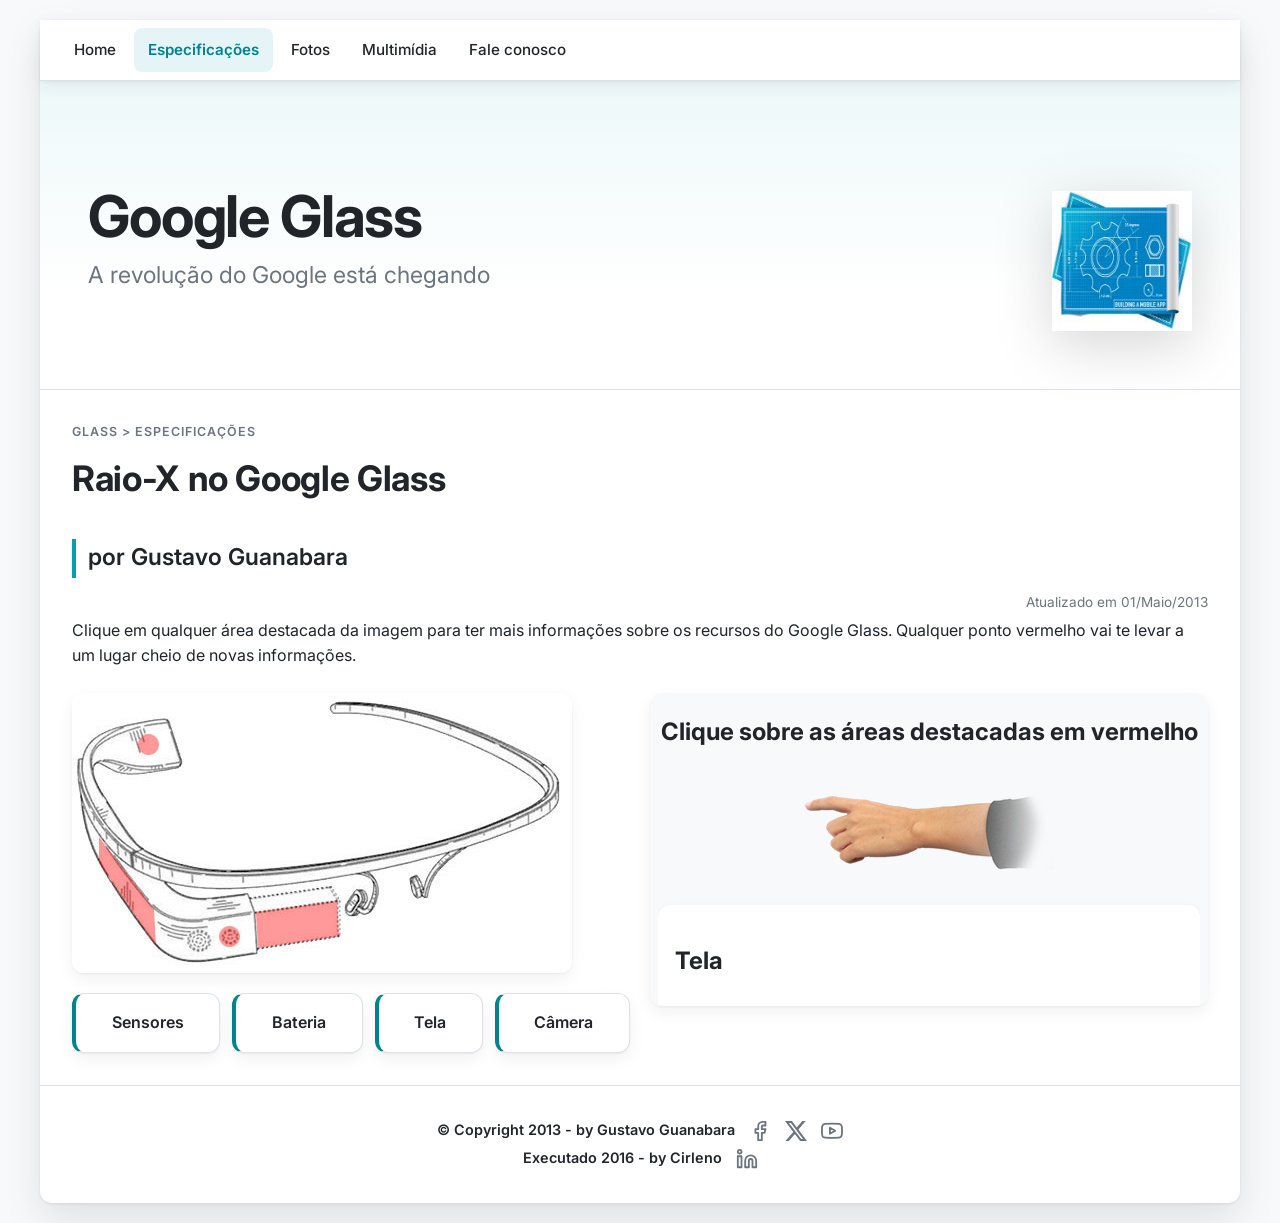
<file: specs.html>
<!doctype html>
<html lang="pt-br">

<head>
  <meta charset="utf-8">
  <meta name="viewport" content="width=device-width, initial-scale=1">
  <title>Especificações — Google Glass</title>
  <link rel="stylesheet" href="_css/style.css">
  <link rel="stylesheet" href="_css/estilo.css">
  <link rel="stylesheet" href="_css/specs.css">
  <meta name="description" content="Raio-X no Google Glass: conheça as especificações técnicas, recursos e partes do óculos de realidade aumentada do Google.">

  <meta property="og:title" content="Especificações — Google Glass">
  <meta property="og:type" content="website">
  <meta property="og:url" content="specs.html">
  <meta property="og:image" content="_imagens/especificacoes-02.jpeg">
  <meta property="og:description" content="Raio-X no Google Glass: conheça as especificações técnicas, recursos e partes do óculos de realidade aumentada do Google.">
  <meta property="og:site_name" content="Google Glass — Projeto Curso em Vídeo">
  <meta property="og:locale" content="pt_BR">
  <meta name="twitter:card" content="summary">

  <link rel="icon" href="favicon.ico" sizes="any">
  <link rel="icon" href="icon.svg" type="image/svg+xml">
  <link rel="apple-touch-icon" href="icon.png">

  <link rel="manifest" href="site.webmanifest">
  <meta name="theme-color" content="#f8f9fa">
  <meta name="theme-color" media="(prefers-color-scheme: dark)" content="#14161a">

  <link rel="preconnect" href="https://fonts.googleapis.com">
  <link rel="preconnect" href="https://fonts.gstatic.com" crossorigin>
  <link rel="stylesheet" href="https://fonts.googleapis.com/css2?family=Inter:wght@400;500;600;700&display=swap">
</head>

<body>
  <a class="skip-link" href="#conteudo">Pular para o conteúdo</a>
  <div id="interface">
			<header id="cabecalho">
				
				<hgroup aria-hidden="true">
					<h1>Google Glass</h1>
					<h2>A revolução do Google está chegando</h2>
				</hgroup>				
					<img id="icone" src="_imagens/especificacoes-02.jpeg" alt="Óculos do Google Glass nas cores branca e azul" width="170" height="170" fetchpriority="high"/>
			</header>

		<main id="conteudo">
		<div class="container" id="raio-x">
			<section id="corpo-full">
<article id="noticia-principal">
					<header id="cabecalho-artigo">
						<hgroup>
							<h3>Glass > Especificações</h3>
							<h1>Raio-X no Google Glass</h1>
							<h2>por Gustavo Guanabara</h2>
							<h3 class="direita">Atualizado em 01/Maio/2013</h3>
						</hgroup>
					</header>
				
					<p>Clique em qualquer área destacada da imagem para ter mais informações sobre os recursos do Google Glass. Qualquer ponto vermelho vai te levar a um lugar cheio de novas informações.</p>

					<div id="painel-interativo">
					<section id="interativo">
						<img src="_imagens/glass-esquema-marcado.jpg" alt="Diagrama do Google Glass com áreas interativas marcadas em vermelho: tela, câmera, sensor e bateria" usemap="#meumapa" width="500" height="280"/>
						<map name="meumapa">
							<area shape="rect" coords="185,205,267,257" href="google-glass.html#tela" target="janela" alt="Detalhes da tela"/>
							<area shape="circle" coords="158,244,12" href="google-glass.html#camera" target="janela" alt="Detalhes da câmera"/>
							<area shape="circle" coords="77,52,12" href="google-glass.html#bateria" target="janela" alt="Detalhes da bateria"/>
							<area shape="poly" coords="27,145,83,218,83,252,27,169" href="google-glass.html#sensores" target="janela" alt="Detalhes dos sensores"/>
</map>
								<ul id="mapa-links">
									<li><a href="google-glass.html#sensores" target="janela">Sensores</a></li>
									<li><a href="google-glass.html#bateria" target="janela">Bateria</a></li>
									<li><a href="google-glass.html#tela" target="janela">Tela</a></li>
									<li><a href="google-glass.html#camera" target="janela">Câmera</a></li>
								</ul>
							</section>
					<iframe src="google-glass.html" name="janela" id="frame-espec" title="Detalhes das especificações do Google Glass" loading="lazy"></iframe>
					</div>
				</article>
			</section>
		</div>
		</main>
			<!-- Footer -->
			<footer id="rodape">
				<p class="creditos"><strong>© Copyright 2013 - by Gustavo Guanabara</strong>
					<span class="redes-sociais">
					<a href="https://www.facebook.com/cursosemvideo" target="_blank" rel="noopener" aria-label="Facebook do Curso em Vídeo"><svg xmlns="http://www.w3.org/2000/svg" width="22" height="22" viewBox="0 0 24 24" fill="none" stroke="currentColor" stroke-width="2" stroke-linecap="round" stroke-linejoin="round" aria-hidden="true"><path d="M18 2h-3a5 5 0 0 0-5 5v3H7v4h3v8h4v-8h3l1-4h-4V7a1 1 0 0 1 1-1h3z"/></svg></a>
					<a href="https://twitter.com/cursosemvideo" target="_blank" rel="noopener" aria-label="X (Twitter) do Curso em Vídeo"><svg xmlns="http://www.w3.org/2000/svg" width="22" height="22" viewBox="0 0 24 24" fill="currentColor" aria-hidden="true"><path d="M18.901 1.153h3.68l-8.04 9.19L24 22.846h-7.406l-5.8-7.584-6.638 7.584H.474l8.6-9.83L0 1.154h7.594l5.243 6.932ZM17.61 20.644h2.039L6.486 3.24H4.298Z"/></svg></a>
					<a href="https://www.youtube.com/channel/UCrWvhVmt0Qac3HgsjQK62FQ" target="_blank" rel="noopener" aria-label="YouTube do Curso em Vídeo"><svg xmlns="http://www.w3.org/2000/svg" width="22" height="22" viewBox="0 0 24 24" fill="none" stroke="currentColor" stroke-width="2" stroke-linecap="round" stroke-linejoin="round" aria-hidden="true"><path d="M22.54 6.42a2.78 2.78 0 0 0-1.94-2C18.88 4 12 4 12 4s-6.88 0-8.6.46a2.78 2.78 0 0 0-1.94 2A29 29 0 0 0 1 11.75a29 29 0 0 0 .46 5.33A2.78 2.78 0 0 0 3.4 19c1.72.46 8.6.46 8.6.46s6.88 0 8.6-.46a2.78 2.78 0 0 0 1.94-2 29 29 0 0 0 .46-5.25 29 29 0 0 0-.46-5.33z"/><path d="M9.75 15.02l5.75-3.27-5.75-3.27z"/></svg></a>
					</span>
				</p>
				<p class="creditos"><strong>Executado 2016 - by Cirleno</strong>
					<span class="redes-sociais">
					<a href="https://br.linkedin.com/in/cirleno" target="_blank" rel="noopener" aria-label="LinkedIn de Cirleno"><svg xmlns="http://www.w3.org/2000/svg" width="22" height="22" viewBox="0 0 24 24" fill="none" stroke="currentColor" stroke-width="2" stroke-linecap="round" stroke-linejoin="round" aria-hidden="true"><path d="M16 8a6 6 0 0 1 6 6v7h-4v-7a2 2 0 0 0-2-2 2 2 0 0 0-2 2v7h-4v-7a6 6 0 0 1 6-6z"/><rect x="2" y="9" width="4" height="12"/><circle cx="4" cy="4" r="2"/></svg></a>
					</span>
				</p>
	          <script src="_javascript/nav.js"></script>
	          <script src="_javascript/funcoes.js"></script>
	        </footer> <!-- End of Footer-->
		</div>
</body>

</html>
</file>
<file: _css/style.css>
/*! HTML5 Boilerplate v9.0.0-RC1 | MIT License | https://html5boilerplate.com/ */

/* main.css 3.0.0 | MIT License | https://github.com/h5bp/main.css#readme */
/*
 * What follows is the result of much research on cross-browser styling.
 * Credit left inline and big thanks to Nicolas Gallagher, Jonathan Neal,
 * Kroc Camen, and the H5BP dev community and team.
 */

/* ==========================================================================
   Base styles: opinionated defaults
   ========================================================================== */

html {
  color: #222;
  font-size: 1em;
  line-height: 1.4;
}

/*
 * Remove text-shadow in selection highlight:
 * https://twitter.com/miketaylr/status/12228805301
 *
 * Customize the background color to match your design.
 */

::-moz-selection {
  background: #b3d4fc;
  text-shadow: none;
}

::selection {
  background: #b3d4fc;
  text-shadow: none;
}

/*
 * A better looking default horizontal rule
 */

hr {
  display: block;
  height: 1px;
  border: 0;
  border-top: 1px solid #ccc;
  margin: 1em 0;
  padding: 0;
}

/*
 * Remove the gap between audio, canvas, iframes,
 * images, videos and the bottom of their containers:
 * https://github.com/h5bp/html5-boilerplate/issues/440
 */

audio,
canvas,
iframe,
img,
svg,
video {
  vertical-align: middle;
}

/*
 * Remove default fieldset styles.
 */

fieldset {
  border: 0;
  margin: 0;
  padding: 0;
}

/*
 * Allow only vertical resizing of textareas.
 */

textarea {
  resize: vertical;
}

/* ==========================================================================
   Author's custom styles
   ========================================================================== */

/* ==========================================================================
   Helper classes
   ========================================================================== */

/*
 * Hide visually and from screen readers
 */

.hidden,
[hidden] {
  display: none !important;
}

/*
 * Hide only visually, but have it available for screen readers:
 * https://snook.ca/archives/html_and_css/hiding-content-for-accessibility
 *
 * 1. For long content, line feeds are not interpreted as spaces and small width
 *    causes content to wrap 1 word per line:
 *    https://medium.com/@jessebeach/beware-smushed-off-screen-accessible-text-5952a4c2cbfe
 */

.visually-hidden {
  border: 0;
  clip: rect(0, 0, 0, 0);
  height: 1px;
  margin: -1px;
  overflow: hidden;
  padding: 0;
  position: absolute;
  white-space: nowrap;
  width: 1px;
  /* 1 */
}

/*
 * Extends the .visually-hidden class to allow the element
 * to be focusable when navigated to via the keyboard:
 * https://www.drupal.org/node/897638
 */

.visually-hidden.focusable:active,
.visually-hidden.focusable:focus {
  clip: auto;
  height: auto;
  margin: 0;
  overflow: visible;
  position: static;
  white-space: inherit;
  width: auto;
}

/*
 * Hide visually and from screen readers, but maintain layout
 */

.invisible {
  visibility: hidden;
}

/*
 * Clearfix: contain floats
 *
 * The use of `table` rather than `block` is only necessary if using
 * `::before` to contain the top-margins of child elements.
 */

.clearfix::before,
.clearfix::after {
  content: "";
  display: table;
}

.clearfix::after {
  clear: both;
}

/* ==========================================================================
   EXAMPLE Media Queries for Responsive Design.
   These examples override the primary ('mobile first') styles.
   Modify as content requires.
   ========================================================================== */

@media only screen and (min-width: 35em) {
  /* Style adjustments for viewports that meet the condition */
}

@media print,
  (-webkit-min-device-pixel-ratio: 1.25),
  (min-resolution: 1.25dppx),
  (min-resolution: 120dpi) {
  /* Style adjustments for high resolution devices */
}

/* ==========================================================================
   Print styles.
   Inlined to avoid the additional HTTP request:
   https://www.phpied.com/delay-loading-your-print-css/
   ========================================================================== */

@media print {
  *,
  *::before,
  *::after {
    background: #fff !important;
    color: #000 !important;
    /* Black prints faster */
    box-shadow: none !important;
    text-shadow: none !important;
  }

  a,
  a:visited {
    text-decoration: underline;
  }

  a[href]::after {
    content: " (" attr(href) ")";
  }

  abbr[title]::after {
    content: " (" attr(title) ")";
  }

  /*
   * Don't show links that are fragment identifiers,
   * or use the `javascript:` pseudo protocol
   */
  a[href^="#"]::after,
  a[href^="javascript:"]::after {
    content: "";
  }

  pre {
    white-space: pre-wrap !important;
  }

  pre,
  blockquote {
    border: 1px solid #999;
    page-break-inside: avoid;
  }

  tr,
  img {
    page-break-inside: avoid;
  }

  p,
  h2,
  h3 {
    orphans: 3;
    widows: 3;
  }

  h2,
  h3 {
    page-break-after: avoid;
  }
}
</file>
<file: _css/estilo.css>
@charset "UTF-8";
/* ============================================= */
/* = v18 - Design System (tokens)               = */
/* ============================================= */
:root {
	/* Cores de marca (ciano "Glass" modernizado) */
	--cor-primaria: #00a0b0;
	--cor-primaria-escura: #00838f;
	--cor-secundaria: #e91e63;
	--cor-marca: #00838f;
	--cor-fundo-site: #f8f9fa;
	--cor-fundo-interface: #ffffff;
	--cor-fundo-card: #ffffff;
	--cor-texto: #212529;
	--cor-texto-suave: #6c757d;
	--cor-borda: #dee2e6;
	--cor-fundo-figura: rgba(0, 0, 0, 0.45);

	/* Cores do menu */
	--cor-fundo-menu: #ffffff;
	--cor-texto-menu: #212529;
	--cor-hover-menu: #e9ecef;

	/* Tipografia */
	--fonte-titulo: 'Inter', system-ui, -apple-system, sans-serif;
	--fonte-corpo: 'Inter', system-ui, -apple-system, sans-serif;
	--titulo-1: clamp(2.5rem, 1.6rem + 3.6vw, 3.6rem);
	--titulo-2: clamp(1.75rem, 1.35rem + 1.8vw, 2.2rem);
	--titulo-3: clamp(1.25rem, 1.1rem + 0.6vw, 1.45rem);

	/* Espaçamento e raio */
	--espaco-interface: clamp(0px, 2vw, 24px);
	--raio-card: 12px;
	--raio-botao: 8px;
	--max-interface: 1200px;

	/* Sombras suaves */
	--sombra-interface: 0 1px 3px rgba(0, 0, 0, 0.08), 0 16px 40px rgba(0, 0, 0, 0.1);
	--sombra-card: 0 1px 3px rgba(0, 0, 0, 0.05), 0 6px 16px rgba(0, 0, 0, 0.06);
	--sombra-hover: 0 10px 28px rgba(0, 131, 143, 0.18);

	/* Transições (propriedades listadas, nunca `all`) */
	--transicao-curta: background-color 250ms ease, color 250ms ease;
	--transicao-sombra: box-shadow 250ms ease, transform 250ms ease, opacity 250ms ease;
	--transicao-opacidade: opacity 250ms ease;

	color-scheme: light;
}

/* Tema escuro automático */
@media (prefers-color-scheme: dark) {
	:root {
		color-scheme: dark;
		--cor-marca: #33c6d4;
		--cor-fundo-site: #14161a;
		--cor-fundo-interface: #1d2026;
		--cor-fundo-card: #262a31;
		--cor-texto: #e9ecef;
		--cor-texto-suave: #aeb5bd;
		--cor-borda: #343a40;
		--cor-fundo-menu: #1d2026;
		--cor-texto-menu: #e9ecef;
		--cor-hover-menu: #2f353d;
		--sombra-interface: 0 1px 3px rgba(0, 0, 0, 0.5), 0 16px 40px rgba(0, 0, 0, 0.55);
		--sombra-card: 0 1px 3px rgba(0, 0, 0, 0.4);
	}
}

/* ============================================= */
/* = Base                                        = */
/* ============================================= */
html {
	overflow-x: clip;
}
body {
	font-family: var(--fonte-corpo);
	background-color: var(--cor-fundo-site);
	color: var(--cor-texto);
	line-height: 1.6;
	overflow-x: clip;
}
p {
	margin: 0 0 1rem;
	padding: 0;
}
a {
	color: var(--cor-marca);
	text-decoration: none;
	transition: var(--transicao-curta);
}
a:hover {
	text-decoration: underline;
}

/* Conteiner fluido (mobile-first) */
div#interface {
	box-sizing: border-box;
	width: 100%;
	max-width: var(--max-interface);
	margin: 0 auto;
	padding: 0;
	background-color: var(--cor-fundo-interface);
	border-radius: 0;
	box-shadow: none;
}
@media (min-width: 768px) {
	div#interface {
		margin: 20px auto;
		border-radius: var(--raio-card);
		box-shadow: var(--sombra-interface);
	}
}

/* ============================================= */
/* = Navegação sticky + hamburger                = */
/* ============================================= */
nav#menu {
	position: sticky;
	top: 0;
	z-index: 50;
	display: flex;
	align-items: center;
	padding: 8px clamp(8px, 2vw, 20px);
	background-color: var(--cor-fundo-menu);
	border-bottom: 1px solid var(--cor-borda);
	box-shadow: var(--sombra-card);
}
nav#menu ul {
	display: none;
	flex: 1;
	flex-direction: column;
	gap: 4px;
	margin: 0;
	padding: 8px 0;
	list-style: none;
}
nav#menu ul.aberto {
	display: flex;
}
nav#menu a {
	display: block;
	padding: 10px 14px;
	border-radius: var(--raio-botao);
	font-size: 0.95rem;
	font-weight: 500;
	color: var(--cor-texto-menu);
	text-decoration: none;
	transition: var(--transicao-curta);
}
nav#menu a:hover,
nav#menu a:focus-visible {
	background-color: var(--cor-hover-menu);
	color: var(--cor-marca);
}
nav#menu a[aria-current="page"] {
	color: var(--cor-marca);
	background-color: rgba(0, 160, 176, 0.1);
	font-weight: 600;
}
#menu-toggle {
	display: inline-flex;
	align-items: center;
	justify-content: center;
	width: 44px;
	height: 44px;
	margin-left: auto;
	border: 1px solid var(--cor-borda);
	border-radius: var(--raio-botao);
	background-color: transparent;
	color: var(--cor-texto-menu);
	cursor: pointer;
	transition: var(--transicao-curta);
}
#menu-toggle:hover {
	background-color: var(--cor-hover-menu);
}
#menu-toggle svg {
	width: 24px;
	height: 24px;
}
@media (min-width: 768px) {
	nav#menu ul {
		display: flex;
		flex-direction: row;
		padding: 0;
	}
	#menu-toggle {
		display: none;
	}
}

/* ============================================= */
/* = Hero (cabeçalho das páginas)                = */
/* ============================================= */
header#cabecalho {
	position: relative;
	padding: clamp(48px, 9vw, 88px) clamp(16px, 4vw, 48px);
	text-align: center;
	background: linear-gradient(180deg, rgba(0, 160, 176, 0.07), transparent 70%);
	border-bottom: 1px solid var(--cor-borda);
}
header#cabecalho hgroup {
	position: static;
}
header#cabecalho h1 {
	font-family: var(--fonte-titulo);
	font-size: var(--titulo-1);
	font-weight: 700;
	line-height: 1.08;
	letter-spacing: -0.02em;
	text-wrap: balance;
	margin: 0;
	color: var(--cor-texto);
}
header#cabecalho h2 {
	font-family: var(--fonte-titulo);
	font-size: var(--titulo-3);
	font-weight: 400;
	text-wrap: balance;
	margin: 10px 0 0;
	color: var(--cor-texto-suave);
}
header#cabecalho img#icone {
	display: block;
	height: min(120px, 30vw);
	width: auto;
	margin: 22px auto 0;
	filter: drop-shadow(0 14px 28px rgba(0, 0, 0, 0.16));
}

/* Hero: título à esquerda, imagem à direita sobre a borda */
@media (min-width: 768px) {
	header#cabecalho {
		display: flex;
		align-items: center;
		gap: clamp(16px, 4vw, 48px);
		text-align: left;
		padding-bottom: clamp(60px, 8vw, 80px);
	}
	header#cabecalho hgroup {
		flex: 1;
	}
	header#cabecalho img#icone {
		flex-shrink: 0;
		width: auto;
		height: min(140px, 14vw);
		margin: 0;
		position: relative;
		bottom: -22px;
	}
}

/* ============================================= */
/* = Layout principal (grid)                     = */
/* ============================================= */
main#conteudo {
	display: grid;
	grid-template-columns: 1fr;
	gap: 24px;
	padding: clamp(16px, 3vw, 32px);
	animation: entrada-suave 0.4s ease-out both;
}
@keyframes entrada-suave {
	from {
		opacity: 0;
		transform: translateY(12px);
	}
	to {
		opacity: 1;
		transform: none;
	}
}
section#corpo,
section#corpo-full,
section#corpo-noticias {
	min-width: 0;
}
@media (min-width: 768px) {
	main#conteudo {
		grid-template-columns: 1fr;
	}
	section#corpo-full,
	section#corpo-noticias {
		grid-column: 1 / -1;
	}
}

/* Cabeçalho de artigo */
header#cabecalho-artigo h1 {
	font-family: var(--fonte-titulo);
	font-size: var(--titulo-2);
	font-weight: 700;
	letter-spacing: -0.01em;
	text-wrap: balance;
	margin: 0;
	color: var(--cor-texto);
}
header#cabecalho-artigo h2 {
	font-family: var(--fonte-titulo);
	font-size: 1rem;
	font-weight: 400;
	margin: 4px 0 16px;
	color: var(--cor-texto-suave);
}
header#cabecalho-artigo h3 {
	font-size: 0.85rem;
	font-weight: 400;
	margin: 4px 0;
	color: var(--cor-texto-suave);
}
header#cabecalho-artigo h3:first-child {
	text-transform: uppercase;
	letter-spacing: 0.08em;
	font-size: 0.78rem;
	font-weight: 600;
	margin: 0 0 8px;
}
.direita {
	text-align: right;
}

/* Títulos de seção com barra de acento */
article#noticia-principal h2 {
	font-family: var(--fonte-titulo);
	font-size: var(--titulo-3);
	font-weight: 600;
	text-wrap: balance;
	color: var(--cor-texto);
	border-left: 4px solid var(--cor-primaria);
	padding: 0 0 2px 12px;
	margin: 2rem 0 0.9rem;
}

/* Cards reutilizáveis */
.card {
	background-color: var(--cor-fundo-card);
	border-radius: var(--raio-card);
	box-shadow: var(--sombra-card);
	padding: clamp(16px, 3vw, 24px);
}

/* Figura com legenda */
figure.foto-legenda {
	position: relative;
	margin: 1.5rem 0;
	border-radius: var(--raio-card);
	overflow: hidden;
	box-shadow: var(--sombra-card);
}
figure.foto-legenda img {
	display: block;
	width: 100%;
	height: auto;
}
figure.foto-legenda figcaption {
	position: absolute;
	inset: 0;
	display: flex;
	flex-direction: column;
	justify-content: flex-end;
	padding: 14px 16px;
	color: #ffffff;
	background: linear-gradient(180deg, transparent 45%, rgba(0, 0, 0, 0.75) 100%);
	opacity: 0;
	transition: var(--transicao-opacidade);
}
figure.foto-legenda figcaption h3 {
	margin: 0;
	font-size: 1.1rem;
}
figure.foto-legenda figcaption p {
	margin: 4px 0 0;
	font-size: 0.9rem;
}
figure.foto-legenda:hover figcaption,
figure.foto-legenda:focus-within figcaption {
	opacity: 1;
}
@media (hover: none) {
	figure.foto-legenda figcaption {
		opacity: 1;
	}
}

/* Bloco de notícias (home) em cards */
#bloco-noticias {
	display: grid;
	grid-template-columns: 1fr;
	gap: 16px;
}
#bloco-noticias h1 {
	font-family: var(--fonte-titulo);
	font-size: var(--titulo-3);
	font-weight: 600;
	margin: 0 0 12px;
	color: var(--cor-texto);
}
#bloco-noticias h2 {
	font-family: var(--fonte-titulo);
	font-size: 1rem;
	font-weight: 600;
	color: var(--cor-texto);
	border-left: 3px solid var(--cor-primaria);
	padding: 0 0 4px 10px;
	margin: 0 0 12px;
}
#bloco-noticias p {
	color: var(--cor-texto-suave);
	font-size: 0.95rem;
}
@media (min-width: 768px) {
	#bloco-noticias {
		grid-template-columns: repeat(2, minmax(0, 1fr));
	}
}

/* Vídeos com proporção 16/9 */
video#dia,
video#demo {
	display: block;
	width: 100%;
	height: auto;
	aspect-ratio: 16 / 9;
	border-radius: var(--raio-card);
	background-color: #000000;
	box-shadow: var(--sombra-card);
}

/* ============================================= */
/* = Tabela de especificações                    = */
/* ============================================= */
table#tabelaspec {
	width: 100%;
	border-collapse: collapse;
	margin: 1.25rem 0;
	font-size: 0.95rem;
	background-color: var(--cor-fundo-card);
}
table#tabelaspec caption {
	text-align: left;
	font-weight: 600;
	color: var(--cor-texto);
	padding: 0 0 8px;
}
table#tabelaspec caption span {
	float: right;
	font-weight: 400;
	font-size: 0.85rem;
	color: var(--cor-texto-suave);
}
table#tabelaspec td {
	padding: 12px 14px;
	border-bottom: 1px solid var(--cor-borda);
}
table#tabelaspec td.ce {
	font-weight: 600;
	color: var(--cor-marca);
	text-align: left;
	width: 34%;
}
table#tabelaspec td.cd {
	text-align: left;
}
table#tabelaspec tbody tr:last-child td {
	border-bottom: none;
}

@media (max-width: 767px) {
	table#tabelaspec,
	table#tabelaspec tbody,
	table#tabelaspec tr,
	table#tabelaspec td {
		display: block;
		width: 100%;
		box-sizing: border-box;
	}
	table#tabelaspec tr {
		margin-bottom: 12px;
		padding: 12px 14px;
		background-color: var(--cor-fundo-card);
		border-radius: var(--raio-card);
		box-shadow: var(--sombra-card);
	}
	table#tabelaspec td {
		border-bottom: none;
		padding: 4px 0;
	}
	table#tabelaspec td.ce {
		padding: 0 0 4px;
	}
}

/* ============================================= */
/* = Rodapé                                      = */
/* ============================================= */
footer#rodape {
	padding: 28px 16px;
	border-top: 1px solid var(--cor-borda);
	text-align: center;
	color: var(--cor-texto-suave);
	font-size: 0.9rem;
	line-height: 1.7;
}
footer#rodape p {
	margin: 4px 0;
}
footer#rodape strong {
	color: var(--cor-texto);
	font-weight: 600;
}
footer#rodape .redes-sociais {
	display: inline-flex;
	align-items: center;
	gap: 14px;
	margin-left: 10px;
	vertical-align: middle;
}
footer#rodape .redes-sociais a {
	display: inline-flex;
	color: var(--cor-texto-suave);
	transition: var(--transicao-curta);
}
footer#rodape .redes-sociais a:hover {
	color: var(--cor-marca);
	transform: translateY(-2px);
	text-decoration: none;
}
footer#rodape svg {
	width: 22px;
	height: 22px;
}

/* ============================================= */
/* = Acessibilidade                              = */
/* ============================================= */
.skip-link {
	position: absolute;
	left: 12px;
	top: -100px;
	z-index: 200;
	padding: 10px 16px;
	background-color: var(--cor-marca);
	color: #ffffff;
	border-radius: var(--raio-botao);
	transition: var(--transicao-curta);
}
.skip-link:focus {
	top: 12px;
	text-decoration: none;
}
.sr-only {
	position: absolute;
	width: 1px;
	height: 1px;
	padding: 0;
	margin: -1px;
	overflow: hidden;
	clip: rect(0, 0, 0, 0);
	white-space: nowrap;
	border: 0;
}
a:focus-visible,
button:focus-visible,
input:focus-visible,
select:focus-visible,
textarea:focus-visible,
[tabindex]:focus-visible {
	outline: 3px solid var(--cor-primaria);
	outline-offset: 2px;
}
[id] {
	scroll-margin-top: 72px;
}
#menu a,
button,
input[type="submit"] {
	touch-action: manipulation;
	-webkit-tap-highlight-color: transparent;
}
@media (prefers-reduced-motion: reduce) {
	*,
	*::before,
	*::after {
		animation: none !important;
		transition: none !important;
	}
}
</file>
<file: _css/form.css>
@charset "UTF-8";

form {
	box-sizing: border-box;
	width: 100%;
	max-width: 900px;
	margin: 0 auto;
	padding: 0 clamp(8px, 2vw, 16px);
}
fieldset {
	border: none;
	margin: 0 0 20px;
	padding: clamp(16px, 3vw, 24px);
	background-color: var(--cor-fundo-card);
	border-radius: var(--raio-card);
	box-shadow: var(--sombra-card);
	min-inline-size: 0;
}
legend {
	font-family: var(--fonte-titulo);
	font-size: 1.15rem;
	font-weight: 600;
	color: var(--cor-texto);
	padding: 0;
	margin-bottom: 12px;
}
fieldset p {
	display: flex;
	flex-wrap: wrap;
	align-items: center;
	gap: 8px;
	margin: 0 0 14px;
}
fieldset p > * {
	min-width: 0;
}
label {
	font-size: 0.95rem;
	color: var(--cor-texto);
}
input,
select,
textarea {
	font-family: var(--fonte-corpo);
	font-size: 1rem;
	box-sizing: border-box;
	max-width: 100%;
	padding: 10px 12px;
	color: var(--cor-texto);
	background-color: var(--cor-fundo-card);
	border: 1px solid var(--cor-borda);
	border-radius: var(--raio-botao);
	transition: border-color 250ms ease, box-shadow 250ms ease;
}
input:focus-visible,
select:focus-visible,
textarea:focus-visible {
	outline: none;
	border-color: var(--cor-primaria);
	box-shadow: 0 0 0 3px rgba(0, 160, 176, 0.22);
}
fieldset#sexo {
	display: flex;
	flex-wrap: wrap;
	gap: 16px;
	align-items: center;
	margin: 0;
	padding: 12px 0 0;
	background: none;
	box-shadow: none;
}
fieldset#sexo legend {
	margin-bottom: 0;
}
fieldset#sexo p {
	margin: 0;
}
button[type="submit"] {
	display: block;
	margin: 0 0 24px clamp(8px, 2vw, 16px);
	padding: 12px 28px;
	font-family: var(--fonte-corpo);
	font-size: 1rem;
	font-weight: 600;
	color: #ffffff;
	background-color: var(--cor-marca);
	border: none;
	border-radius: var(--raio-botao);
	cursor: pointer;
	transition: var(--transicao-curta);
}
button[type="submit"]:hover,
button[type="submit"]:focus-visible {
	background-color: var(--cor-primaria);
	transform: translateY(-1px);
}
output#ctot {
	font-variant-numeric: tabular-nums;
	font-weight: 600;
	color: var(--cor-marca);
	padding: 10px 12px;
	background-color: var(--cor-fundo-card);
	border: 1px solid var(--cor-borda);
	border-radius: var(--raio-botao);
	min-width: 7em;
	text-align: center;
}
p.aviso {
	margin: 0 0 24px clamp(8px, 2vw, 16px);
	font-size: 0.85rem;
	color: var(--cor-texto-suave);
}

@media (min-width: 768px) {
	form {
		padding: 0;
	}
}
</file>
<file: _css/fotos.css>
@charset "UTF-8";

ul#album-fotos {
	display: grid;
	grid-template-columns: repeat(2, 1fr);
	gap: 16px;
	margin: 0;
	padding: 0;
	list-style: none;
}
ul#album-fotos li {
	position: relative;
	aspect-ratio: 1 / 1;
	border-radius: var(--raio-card);
	overflow: hidden;
	background-color: var(--cor-fundo-card);
	background-position: 50% 50%;
	background-size: cover;
	box-shadow: var(--sombra-card);
	transition: var(--transicao-sombra);
}
ul#album-fotos span {
	position: absolute;
	inset: auto 0 0 0;
	padding: 10px 12px;
	color: #ffffff;
	font-size: 0.85rem;
	background: linear-gradient(180deg, transparent, rgba(0, 0, 0, 0.72));
	opacity: 0;
	transition: var(--transicao-opacidade);
}
ul#album-fotos li:hover,
ul#album-fotos li:focus-visible {
	transform: scale(1.04);
	box-shadow: var(--sombra-hover);
}
ul#album-fotos li:hover span,
ul#album-fotos li:focus-visible span {
	opacity: 1;
}
ul#album-fotos li#foto01 {
	background-image: url('../_imagens/galeria-01.jpg');
}
ul#album-fotos li#foto02 {
	background-image: url('../_imagens/galeria-02.jpg');
}
ul#album-fotos li#foto03 {
	background-image: url('../_imagens/galeria-03.jpg');
}
ul#album-fotos li#foto04 {
	background-image: url('../_imagens/galeria-04.jpg');
}
ul#album-fotos li#foto05 {
	background-image: url('../_imagens/galeria-05.jpg');
}
ul#album-fotos li#foto06 {
	background-image: url('../_imagens/galeria-06.jpg');
}

@media (min-width: 768px) {
	ul#album-fotos {
		grid-template-columns: repeat(3, 1fr);
		gap: 20px;
	}
}
</file>
<file: _css/specs.css>
@charset "UTF-8";

div#painel-interativo {
	display: grid;
	grid-template-columns: 1fr;
	gap: 20px;
	margin-top: 24px;
}
section#interativo {
	text-align: center;
	container-type: inline-size;
}
section#interativo img {
	display: none;
	width: 500px;
	max-width: 100%;
	height: auto;
	border-radius: var(--raio-card);
	box-shadow: var(--sombra-card);
}
#mapa-links {
	list-style: none;
	padding: 0;
	display: grid;
	grid-template-columns: 1fr 1fr;
	gap: clamp(8px, 2vw, 14px);
	width: 86%;
	margin: 16px auto 0;
	text-align: center;
}
#mapa-links a {
	display: block;
	padding: clamp(12px, 2.5vw, 16px);
	border: 1px solid var(--cor-borda);
	border-left: 4px solid var(--cor-marca);
	border-radius: var(--raio-card);
	background-color: var(--cor-fundo-card);
	color: var(--cor-texto);
	box-shadow: var(--sombra-card);
	text-decoration: none;
	font-weight: 600;
	transition: var(--transicao-curta);
}
#mapa-links a:hover,
#mapa-links a:focus-visible {
	background-color: var(--cor-hover-menu);
	color: var(--cor-marca);
	border-color: var(--cor-marca);
}
@container (min-width: 545px) {
	section#interativo img {
		display: block;
	}
	#mapa-links {
		grid-template-columns: repeat(4, auto);
		width: auto;
		gap: 12px;
		margin: 20px auto 0;
	}
}
@media (min-width: 768px) {
	div#painel-interativo {
		grid-template-columns: repeat(2, minmax(0, 1fr));
	}
}
#topo {
	text-align: center;
}
#tela,
#camera,
#sensores,
#bateria {
	margin: 20px auto;
	padding: clamp(14px, 3vw, 22px);
	background-color: var(--cor-fundo-card);
	border-radius: var(--raio-card);
	box-shadow: var(--sombra-card);
}
.img-dir {
	float: right;
	margin: 0 0 8px 16px;
	border-radius: var(--raio-botao);
}
iframe#frame-espec {
	box-sizing: border-box;
	width: 100%;
	height: auto;
	aspect-ratio: 500 / 280;
	margin: 0;
	border: none;
	border-radius: var(--raio-card);
	overflow: hidden;
	background-color: var(--cor-fundo-card);
	box-shadow: var(--sombra-card);
}
@media (max-width: 479px) {
	iframe#frame-espec {
		aspect-ratio: 3 / 2;
	}
	#tela,
	#camera,
	#sensores,
	#bateria {
		font-size: 0.92rem;
		line-height: 1.55;
		scroll-margin-top: 8px;
	}
	#tela h1,
	#camera h1,
	#sensores h1,
	#bateria h1 {
		font-size: 1.3rem;
	}
	#tela h2,
	#camera h2,
	#sensores h2,
	#bateria h2 {
		font-size: 1.05rem;
	}
}
</file>
<file: _css/media.css>
@charset "UTF-8";

div#tv-radio {
	position: relative;
	width: 100%;
	max-width: 900px;
	margin: 0 auto;
	aspect-ratio: 900 / 573;
	background: url('../_imagens/radio-tv.png') no-repeat center;
	background-size: 100% 100%;
}
video#filme {
	display: block;
	position: absolute;
	left: 8.55%;
	top: 20%;
	width: 51.1%;
	height: 45%;
	background-color: #000000;
	box-shadow: var(--sombra-card);
}
audio#musica {
	display: block;
	position: absolute;
	left: 63.5%;
	top: 85.5%;
	width: 34%;
}
</file>
